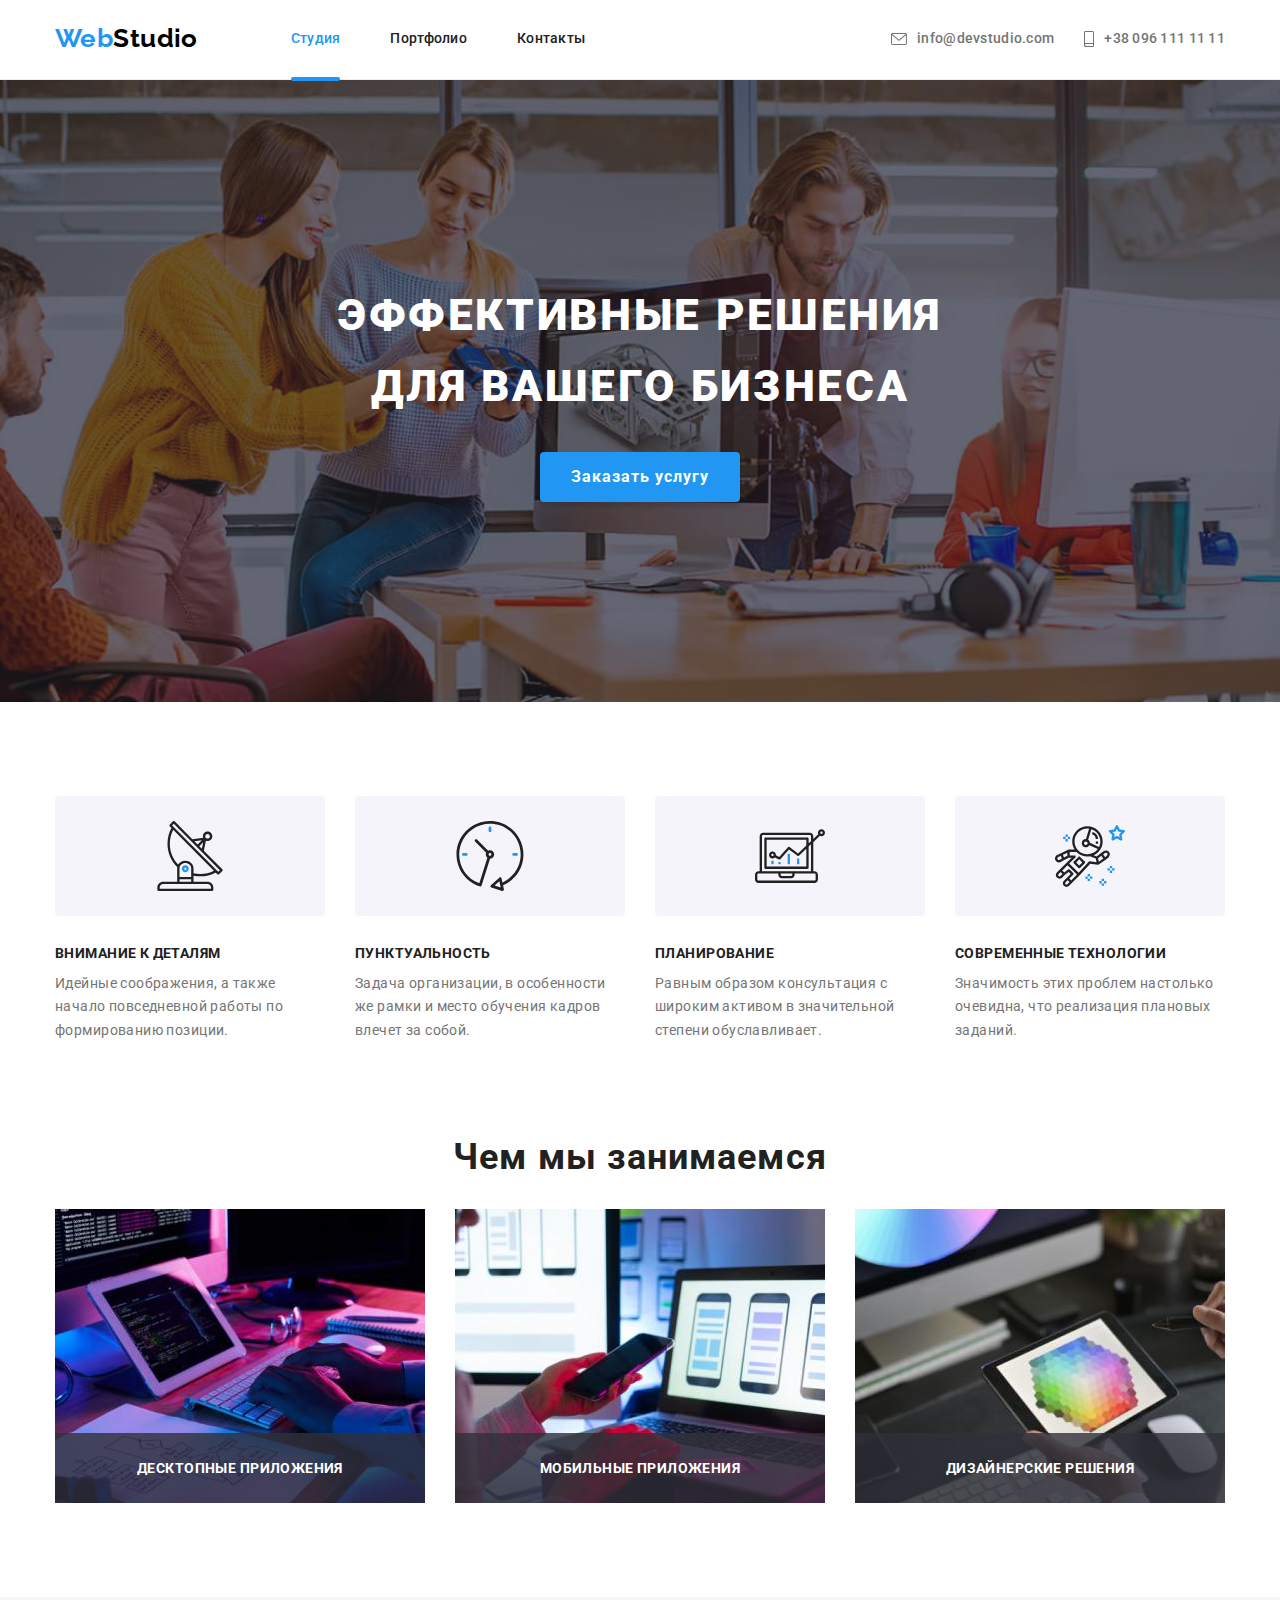
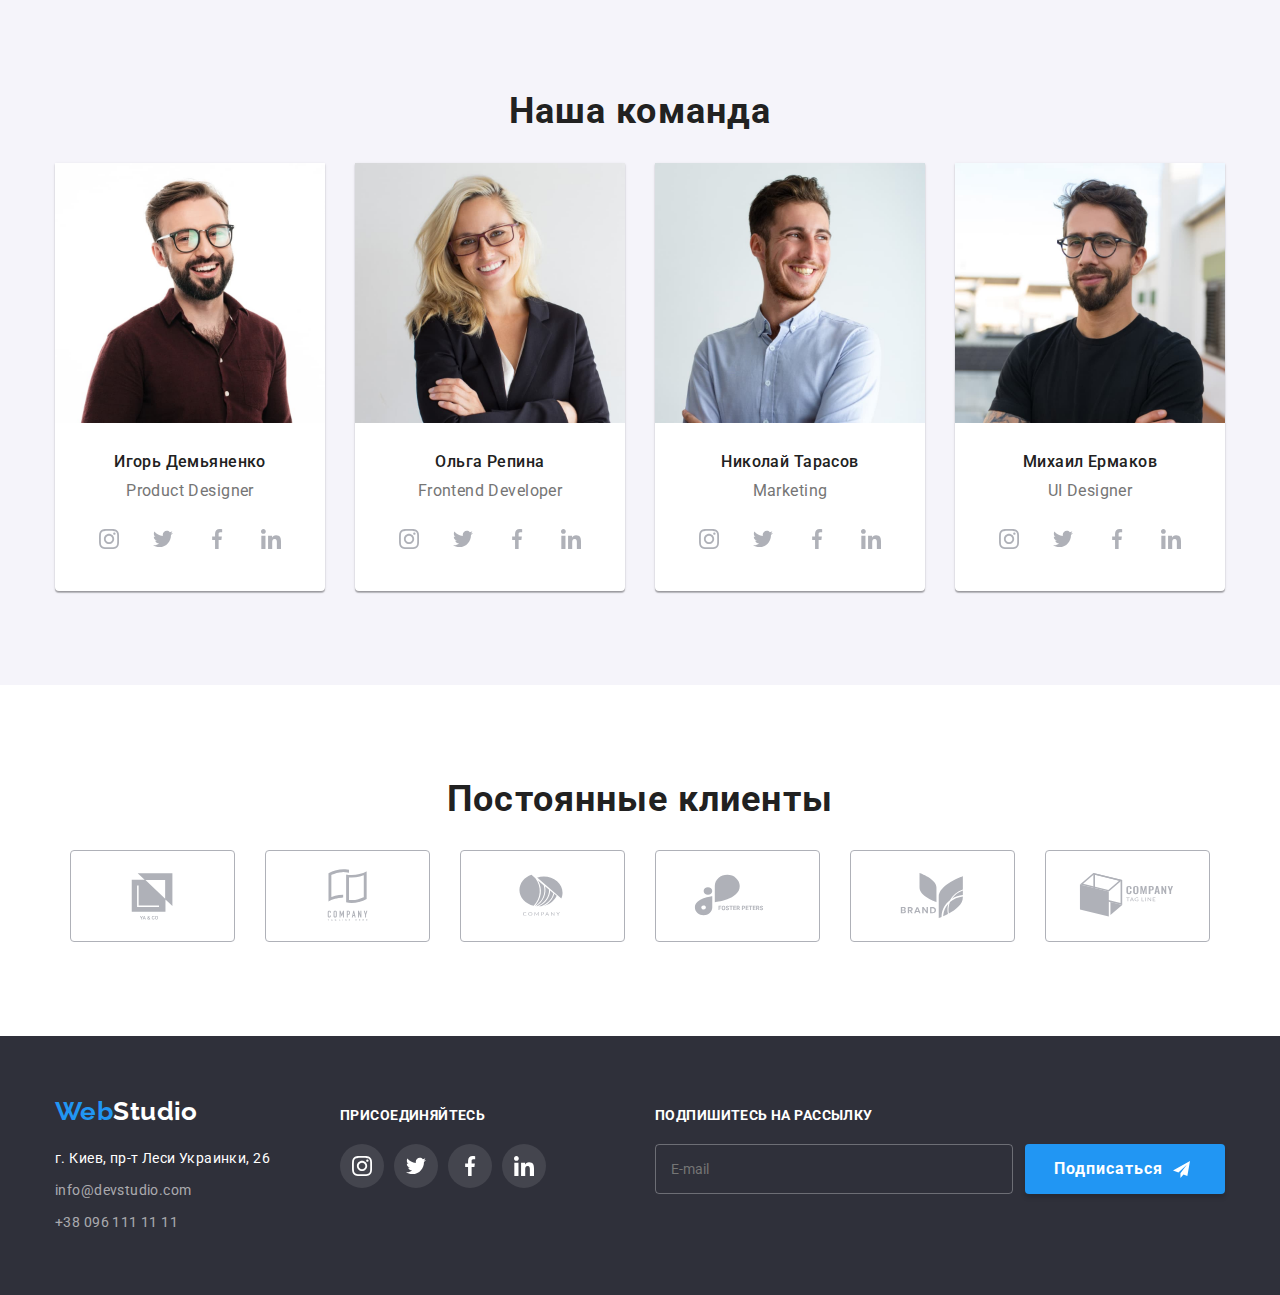
<file: index.html>
<!DOCTYPE html>
<html lang="ru">
<head>
    <meta charset="UTF-8">
    <meta http-equiv="X-UA-Compatible" content="IE=edge">
    <meta name="viewport" content="width=device-width, initial-scale=1.0">
    <title>Студия</title>     
    <link rel="stylesheet" href="https://cdnjs.cloudflare.com/ajax/libs/modern-normalize/1.0.0/modern-normalize.min.css">    
    <link rel="preconnect" href="https://fonts.googleapis.com">
    <link rel="preconnect" href="https://fonts.gstatic.com" crossorigin>
    <link href="https://fonts.googleapis.com/css2?family=Montserrat:wght@400;700&family=Raleway:wght@700&family=Roboto:wght@400;500;700;900&display=swap"
        rel="stylesheet">
    <link rel="stylesheet" href="./css/main.min.css">      
    <!-- <link rel="stylesheet" href="./css/styles.css">   -->
</head>
<body>
    <header class="header"> 
        <div class="container">
            <a lang="en" href="#" class="logo link"><span class="logo-blue">Web</span>Studio</a>
            <nav class="header-menu d-flex">              
                <ul class="menu-list list">
                    <li>
                        <a class="menu-link link current" href="index.html">Студия</a>
                    </li>
                    <li>
                        <a class="menu-link link" href="portfolio.html">Портфолио</a>
                    </li>
                    <li >
                        <a class="menu-link link" href="#">Контакты</a>
                    </li>
                </ul>
            </nav>
            <ul class="header-link list">
                <li>                  
                    <a class="header-mail link" href="mailto:info@devstudio.com">
                        <svg class="envelope-icon" width="16" height="12">
                            <use href="./img/clients.svg#icon-envelope-1"></use>
                        </svg> info@devstudio.com
                    </a>
                </li>
                <li>                  
                    <a class="header-tel link" href="tel:+380961111111">
                        <svg class="smartphone-icon" width="10" height="16">
                            <use href="./img/clients.svg#icon-smartphone-2-1"></use>
                        </svg> +38 096 111 11 11
                    </a>
                </li>
            </ul>           
            <button class="mob-menu__open--btn" type="button">
                <svg class="menu-hamburger__icon" width="40" height="40">
                    <use href="./img/symbols.svg#icon-hamburger"></use>
                </svg>
            </button>
            <div class="mob-menu is-hidden">
                <div class="container">                   
                    <div class="mob-menu--top">
                        <button class="mob-menu__close--btn">
                            <svg class="mob-menu__close-icon" width="40" height="40">
                                <use href="./img/symbols.svg#icon-close"></use>
                            </svg>
                        </button>
                        <ul class="mob-menu__list list">
                            <li>
                                <a class="mob-menu__link link current" href="index.html">Студия</a>
                            </li>
                            <li>
                                <a class="mob-menu__link link" href="portfolio.html">Портфолио</a>
                            </li>
                            <li>
                                <a class="mob-menu__link link" href="#">Контакты</a>
                            </li>
                        </ul>
                    </div>
                    <div class="mob-menu--bottom">
                        <ul class="mob-menu__contact list">
                            <li>
                                <a class="mob-menu__tel link" href="tel:+380961111111">
                                    +38 096 111 11 11
                                </a>
                            </li>
                            <li>
                                <a class="mob-menu__mail link" href="mailto:info@devstudio.com">
                                    info@devstudio.com
                                </a>
                            </li>
                        </ul>
                        <ul class="mob-menu__socials list">
                            <li class="mob-menu__soc-item">
                                <a href="https://www.google.com/" class="mob-menu__soc-link link" target="_blank"
                                    rel="noopener nofollow noreferrer">Instagram
                                </a>
                            </li>
                            <li class="mob-menu__soc-item">
                                <a href="https://www.google.com/" class="mob-menu__soc-link link" target="_blank"
                                    rel="noopener nofollow noreferrer">Twitter
                                </a>
                            </li>
                            <li class="mob-menu__soc-item">
                                <a href="https://www.google.com/" class="mob-menu__soc-link link" target="_blank"
                                    rel="noopener nofollow noreferrer">Facebook
                                </a>
                            </li>
                            <li class="mob-menu__soc-item">
                                <a href="https://www.google.com/" class="mob-menu__soc-link--last link" target="_blank"
                                    rel="noopener nofollow noreferrer">LinkedIn
                                </a>
                            </li>
                        </ul>
                    </div>
                </div>
            </div>
        </div>    
    </header> 
    <main>
        <section class="hero section">
            <div class="container">
                <h1 class="hero__title">
                    Эффективные решения для вашего бизнеса
                </h1>        
                <button data-modal-open class="btn hero__btn" type="button">Заказать услугу</button>
            </div>
        </section>
        <section class="specifics section">
            <div class="container">
                <h2 class="visually-hidden">Особенности нашей команды</h2>
                <ul class="specify list">
                    <li class="specify__list">
                        <div class="specify__block">
                            <svg class="specify__icon" width="70" height="70">
                                <use href="./img/specifics.svg#icon-antenna-1-1"></use>
                            </svg>
                        </div>
                        <h3 class="specify__title">
                            Внимание к деталям
                        </h3>
                        <p class="specify__text">
                            Идейные соображения, а также начало повседневной работы по формированию позиции.
                        </p>
                    </li>
                    <li class="specify__list">
                        <div class="specify__block">
                            <svg class="specify__icon" width="70" height="70">
                                <use href="./img/specifics.svg#icon-clock-1-1"></use>
                            </svg>
                        </div>
                        <h3 class="specify__title">
                            Пунктуальность
                        </h3>
                        <p class="specify__text">
                            Задача организации, в особенности же рамки и место обучения кадров влечет за собой.
                        </p>
                    </li>
                    <li class="specify__list">
                        <div class="specify__block">
                            <svg class="specify__icon" width="70" height="70">
                                <use href="./img/specifics.svg#icon-diagram-1-1"></use>
                            </svg>
                        </div>                       
                        <h3 class="specify__title">
                            Планирование
                        </h3>
                        <p class="specify__text">
                            Равным образом консультация с широким активом в значительной степени обуславливает.
                        </p>
                    </li>
                    <li class="specify__list">
                        <div class="specify__block">
                            <svg class="specify__icon" width="70" height="70">
                                <use href="./img/specifics.svg#icon-astronaut-1-1"></use>
                            </svg>
                        </div>
                        <h3 class="specify__title">
                            Современные технологии
                        </h3>
                        <p class="specify__text">
                            Значимость этих проблем настолько очевидна, что реализация плановых заданий.
                        </p>
                    </li>
                </ul>
            </div>
        </section>
        <section class="employment">
            <div class="container">
                <h2>
                    Чем мы занимаемся
                </h2>
                <ul class="employ list d-flex">                    
                    <li class="employ__photo">                      
                        <div class="employ__overlay">
                            <p class="employ__text">Десктопные приложения</p>
                        </div>
                        <img  srcset="img/box_1.jpg  1x,
                                    img/box_1-2x.jpg  2x"
                        src="img/box_1.jpg" alt="work_space" width="370">                                                             
                    </li>
                    <li class="employ__photo">
                        <div class="employ__overlay">
                           <p class="employ__text">Мобильные приложения</p>
                        </div> 
                        <img  srcset="img/box_2.jpg  1x,
                                    img/box_2-2x.jpg  2x"                       
                        src="img/box_2.jpg" alt="laptop" width="370">
                    </li>
                    <li class="employ__photo">
                        <div class="employ__overlay">
                           <p class="employ__text">Дизайнерские решения</p>
                        </div> 
                        <img srcset="img/box_3.jpg  1x,
                                    img/box_3-2x.jpg  2x"   
                        src="img/box_3.jpg" alt="tablet" width="370">
                    </li>
                </ul>
            </div>
        </section>
        <section class="teem section">
            <div class="container">
                <h2>
                    Наша команда
                </h2>
                <ul class="teem__list list">
                    <li>
                        <picture>
                            <source
                              srcset="img/teemcard_1.jpg 1x,
                                    img/teemcard_1-2x.jpg 2x"
                                    media="(min-width: 1200px)">
                            <source
                            srcset="img/teemcard-tab.jpg 1x,
                                            img/teemcard-tab-2x.jpg 2x"
                                            media="(min-width: 768px)">
                            <source srcset="img/teemcard1-mob.jpg 1x,
                                        img/teemcard1-mob-2x.jpg 2x"
                                         media="(min-width: 320px)">
                            <img class="teem__photo" src="img/teemcard_1.jpg" alt="Демьяненко" width="270">
                        </picture>                                          
                        <h3 class="teem__name">Игорь Демьяненко</h3>
                        <p class="teem__description">Product Designer</p>
                        <ul class="socials list">
                            <li class="soc__item">
                                <a href="" class="soc__link link">
                                    <svg class="soc__icon" width="20" height="20">
                                        <use href="./img/symbols.svg#icon-instagram-2-2-1"></use>
                                    </svg>
                                </a>
                            </li>
                            <li class="soc__item">
                                <a href="" class="soc__link link">
                                    <svg class="soc__icon" width="20" height="20">
                                        <use href="./img/symbols.svg#icon-twitter-1-1"></use>
                                    </svg>
                                </a>
                            </li>
                            <li class="soc__item">
                                <a href="" class="soc__link link">
                                    <svg class="soc__icon" width="20" height="20">
                                         <use href="./img/symbols.svg#icon-facebook-1-1"></use>
                                    </svg>
                                </a>
                            </li>
                            <li class="soc__item">
                                <a href="" class="soc__link link">
                                    <svg class="soc__icon" width="20" height="20">
                                        <use href="./img/symbols.svg#icon-linkedin-1-1"></use>
                                    </svg>
                                </a>
                            </li>
                        </ul>
                    </li>
                    <li>
                        <picture>
                            <source srcset="img/teemcard_2.jpg 1x,
                                            img/teemcard_2-2x.jpg 2x"
                                             media="(min-width: 1200px)">
                            <source srcset="img/teemcard-tab2.jpg 1x,
                                            img/teemcard-tab2-2x.jpg 2x"
                                             media="(min-width: 768px)">
                            <source srcset="img/teemcard2-mob.jpg 1x,
                                            img/teemcard2-mob-2x.jpg 2x" media="(min-width: 320px)">
                            <img class="teem__photo" src="img/teemcard_2.jpg" alt="Репина" width="270">
                        </picture>                                            
                        <h3 class="teem__name">Ольга Репина</h3>
                        <p class="teem__description">Frontend Developer</p> 
                        <ul class="socials list">
                            <li class="soc__item">
                                <a href="" class="soc__link link">
                                    <svg class="soc__icon" width="20" height="20">
                                        <use href="./img/symbols.svg#icon-instagram-2-2-1"></use>
                                    </svg>
                                </a>
                            </li>
                            <li class="soc__item">
                                <a href="" class="soc__link link">
                                    <svg class="soc__icon" width="20" height="20">
                                        <use href="./img/symbols.svg#icon-twitter-1-1"></use>
                                    </svg>
                                </a>
                            </li>
                            <li class="soc__item">
                                <a href="" class="soc__link link">
                                    <svg class="soc__icon" width="20" height="20">
                                        <use href="./img/symbols.svg#icon-facebook-1-1"></use>
                                    </svg>
                                </a>
                            </li>
                            <li class="soc__item">
                                <a href="" class="soc__link link">
                                    <svg class="soc__icon" width="20" height="20">
                                        <use href="./img/symbols.svg#icon-linkedin-1-1"></use>
                                    </svg>
                                </a>
                            </li>
                        </ul>
                    </li>
                    <li>
                        <picture>
                            <source srcset="img/teemcard_3.jpg 1x,
                                            img/teemcard_3-2x.jpg 2x"
                                            media="(min-width: 1200px)">
                            <source srcset="img/teemcard-tab3.jpg 1x,
                                            img/teemcard-tab3-2x.jpg 2x"
                                             media="(min-width: 768px)">
                            <source srcset="img/teemcard3-mob.jpg 1x,
                                            img/teemcard3-mob-2x.jpg 2x"
                                             media="(min-width: 320px)">
                            <img class="teem__photo" src="img/teemcard_3.jpg" alt="Тарасов" width="270">
                        </picture>                                              
                        <h3 class="teem__name">Николай Тарасов</h3>
                        <p class="teem__description">Marketing</p> 
                        <ul class="socials list">
                            <li class="soc__item">
                                <a href="" class="soc__link link">
                                    <svg class="soc__icon" width="20" height="20">
                                        <use href="./img/symbols.svg#icon-instagram-2-2-1"></use>
                                    </svg>
                                </a>
                            </li>
                            <li class="soc__item">
                                <a href="" class="soc__link link">
                                    <svg class="soc__icon" width="20" height="20">
                                        <use href="./img/symbols.svg#icon-twitter-1-1"></use>
                                    </svg>
                                </a>
                            </li>
                            <li class="soc__item">
                                <a href="" class="soc__link link">
                                    <svg class="soc__icon" width="20" height="20">
                                        <use href="./img/symbols.svg#icon-facebook-1-1"></use>
                                    </svg>
                                </a>
                            </li>
                            <li class="soc__item">
                                <a href="" class="soc__link link">
                                    <svg class="soc__icon" width="20" height="20">
                                        <use href="./img/symbols.svg#icon-linkedin-1-1"></use>
                                    </svg>
                                </a>
                            </li>
                        </ul>
                    </li>
                    <li>
                        <picture>
                            <source srcset="img/teemcard_4.jpg 1x,
                                                                    img/teemcard_4-2x.jpg 2x" media="(min-width: 1200px)">
                            <source srcset="img/teemcard-tab4.jpg 1x,
                                            img/teemcard-tab4-2x.jpg 2x"
                                             media="(min-width: 768px)">
                            <source srcset="img/teemcard4-mob.jpg 1x,
                                            img/teemcard4-mob-2x.jpg 2x"
                                             media="(min-width: 320px)">
                            <img class="teem__photo" src="img/teemcard_4.jpg" alt="Ермаков" width="270">
                        </picture>                                            
                        <h3 class="teem__name">Михаил Ермаков</h3>
                        <p class="teem__description">UI Designer</p> 
                        <ul class="socials list">
                            <li class="soc__item">
                                <a href="" class="soc__link link">
                                    <svg class="soc__icon" width="20" height="20">
                                        <use href="./img/symbols.svg#icon-instagram-2-2-1"></use>
                                    </svg>
                                </a>
                            </li>
                            <li class="soc__item">
                                <a href="" class="soc__link link">
                                    <svg class="soc__icon" width="20" height="20">
                                        <use href="./img/symbols.svg#icon-twitter-1-1"></use>
                                    </svg>
                                </a>
                            </li>
                            <li class="soc__item">
                                <a href="" class="soc__link link">
                                    <svg class="soc__icon" width="20" height="20">
                                        <use href="./img/symbols.svg#icon-facebook-1-1"></use>
                                    </svg>
                                </a>
                            </li>
                            <li class="soc__item">
                                <a href="" class="soc__link link">
                                    <svg class="soc__icon" width="20" height="20">
                                        <use href="./img/symbols.svg#icon-linkedin-1-1"></use>
                                    </svg>
                                </a>
                            </li>
                        </ul>
                    </li>
                </ul>
            </div>
        </section>
        <section class="clients section">
            <div class="container">
                <h2>Постоянные клиенты</h2>
                <ul class="clients-list list">
                    <li class="clients-item">
                        <a href="" class="clients-link link">                          
                            <svg class="clients-icon" width="106" height="60">
                                <use href="./img/clients.svg#icon-ya-co"></use>
                            </svg>                         
                        </a>
                    </li>
                    <li class="clients-item ">
                        <a href="" class="clients-link link">
                            <svg class="clients-icon" width="106" height="60">
                                <use href="./img/clients.svg#icon-company"></use>
                            </svg>
                        </a>
                    </li>
                    <li class="clients-item">
                        <a href="" class="clients-link link">
                            <svg class="clients-icon" width="106" height="60">
                                <use href="./img/clients.svg#icon-company-2"></use>
                            </svg>
                        </a>
                    </li>
                    <li class="clients-item">
                        <a href="" class="clients-link link">
                            <svg class="clients-icon" width="106" height="60">
                                <use href="./img/clients.svg#icon-foster"></use>
                            </svg>
                        </a>
                    </li>
                    <li class="clients-item">
                        <a href="" class="clients-link link">
                            <svg class="clients-icon" width="106" height="60">
                                <use href="./img/clients.svg#icon-brand"></use>
                            </svg>
                        </a>
                    </li>
                    <li class="clients-item">
                        <a href="" class="clients-link link">
                            <svg class="clients-icon" width="106" height="60">
                                <use href="./img/clients.svg#icon-paralellogram"></use>
                            </svg>
                        </a>
                    </li>
                </ul>
            </div>
        </section> 
     </main>
    <footer class="footer">
        <div class="container">
            <div class="footer-wrap">
                <a href="#" class="logo-footer link"><span class="logo-blue">Web</span>Studio</a>
                <address>
                    <ul class="footer-lists list">
                        <li class="footer-list">
                            <p class="footer-address">г. Киев, пр-т Леси Украинки, 26</p>
                        </li>
                        <li class="footer-list"><a class="footer-link link" href="mailto:info@devstudio.com">info@devstudio.com</a></li>
                        <li class="footer-list"><a class="footer-link link" href="tel:+380961111111">+38 096 111 11 11</a></li>
                    </ul>
                </address>
            </div>
            <div class="footer-join">
                <p class="join-text">
                   ПРИСОЕДИНЯЙТЕСЬ
                </p>
                <ul class="join-lists list">
                    <li class="join-list">
                        <a href="" class="join-link link">
                            <svg class="f-soc__icon" width="20" height="20">
                                <use href="./img/symbols.svg#icon-instagram-2-2-1"></use>
                            </svg>
                        </a>
                    </li>
                    <li class="join-list">
                        <a href="" class="join-link link">
                            <svg class="f-soc__icon" width="20" height="20">
                                <use href="./img/symbols.svg#icon-twitter-1-1"></use>
                            </svg>
                        </a>
                    </li>
                    <li class="join-list">
                        <a href="" class="join-link link">
                            <svg class="f-soc__icon" width="20" height="20">
                                <use href="./img/symbols.svg#icon-facebook-1-1"></use>
                            </svg>
                        </a>
                    </li>
                    <li class="join-list">
                        <a href="" class="join-link link">
                            <svg class="f-soc__icon" width="20" height="20">
                                <use href="./img/symbols.svg#icon-linkedin-1-1"></use>
                            </svg>
                        </a>
                    </li>
                </ul>
            </div> 
            <div class="contact-form">
                <p class="form-text">Подпишитесь на рассылку</p>
                <form class="footer-form">                                      
                    <input class="form-list" type="email" name="email" id="e-mail" placeholder="E-mail" required>                                                   
                    <button class="form-btn btn" type="submit">Подписаться
                        <svg class="icon-send" width="17" height="17">
                            <use href="./img/symbols.svg#icon-send"></use>
                        </svg>
                    </button>
                </form>
            </div>
        </div>       
    </footer>   
    <div class="backdrop is-hidden" data-modal>
        <div class="modal">
            <button type="button" class="modal__btn modal__btn--close" data-modal-close>
                <svg class="modal__icon--close" width="17"  height="17" >
                    <use href="./img/symbols.svg#icon-close-black-18dp-2-1-1"></use>
                </svg>    
            </button>
            <p class="modal__text">Оставьте свои данные, мы вам перезвоним</p>
            <form class="modal__form">
                <div class="modal__form-block">
                    <label class="modal__label-text" for="user-name">Имя</label> 
                    <div class="modal__input-wrap">
                        <input  class="modal__form-input" type="text" name="user-name" id="user-name" placeholder=" " required>
                        <svg class="modal__icon modal__icon--man" width="18" height="18">
                            <use href="./img/symbols.svg#icon-person-black-18dp-1-1"></use>
                        </svg>
                    </div>                                                    
                </div>
                <div class="modal__form-block">
                    <label class="modal__label-text" for="phone-number">Телефон</label>
                    <div class="modal__input-wrap">
                        <input  class="modal__form-input" title="+38 096 111 11 11" type="tel" name="phone-number" id="phone-number" placeholder=" " required>
                        <svg class="modal__icon modal__icon--tel" width="18" height="18">
                            <use href="./img/symbols.svg#icon-phone-black"></use>
                        </svg>
                    </div>                                                    
                </div>
                <div class="modal__form-block">
                    <label class="modal__label-text" for="user-mail">Почта</label>
                    <div class="modal__input-wrap">
                        <input  class="modal__form-input" type="email" name="user-mail" id="user-mail" placeholder=" " required>
                        <svg class="modal__icon modal__icon--email" width="18" height="18">
                            <use href="./img/symbols.svg#icon-email-black-18dp-1-1"></use>
                        </svg>
                    </div>                                              
                </div>
                <div class="modal__form-block--last">
                    <label class="modal__label-text" for="user-text">Комментарий</label>                  
                    <textarea class="modal__form-message" name="user-text" id="user-text" rows="8" placeholder="Введите текст"></textarea>                 
                </div>
                <div class="modal__check">                   
                    <input  class="modal__check-box"  name="privacy" type="checkbox" value="true" id="privacy">
                    <label class="modal__check-text" for="privacy">
                          <span>
                            <svg class="modal__icon-vector" width="11" height="8">
                                <use href="./img/symbols.svg#icon-Vector"></use>
                            </svg>
                        </span> 
                        Соглашаюсь с рассылкой и принимаю <a class="modal__check-link" href="">Условия договора</a>
                    </label>
                </div>
                <button class="modal__check-btn" type="submit">Отправить</button>
            </form>
        </div>
    </div> 
    <script src="./js/modal.js"></script>
    <script src="./js/menu.js"></script>
</body>
</html>
</file>
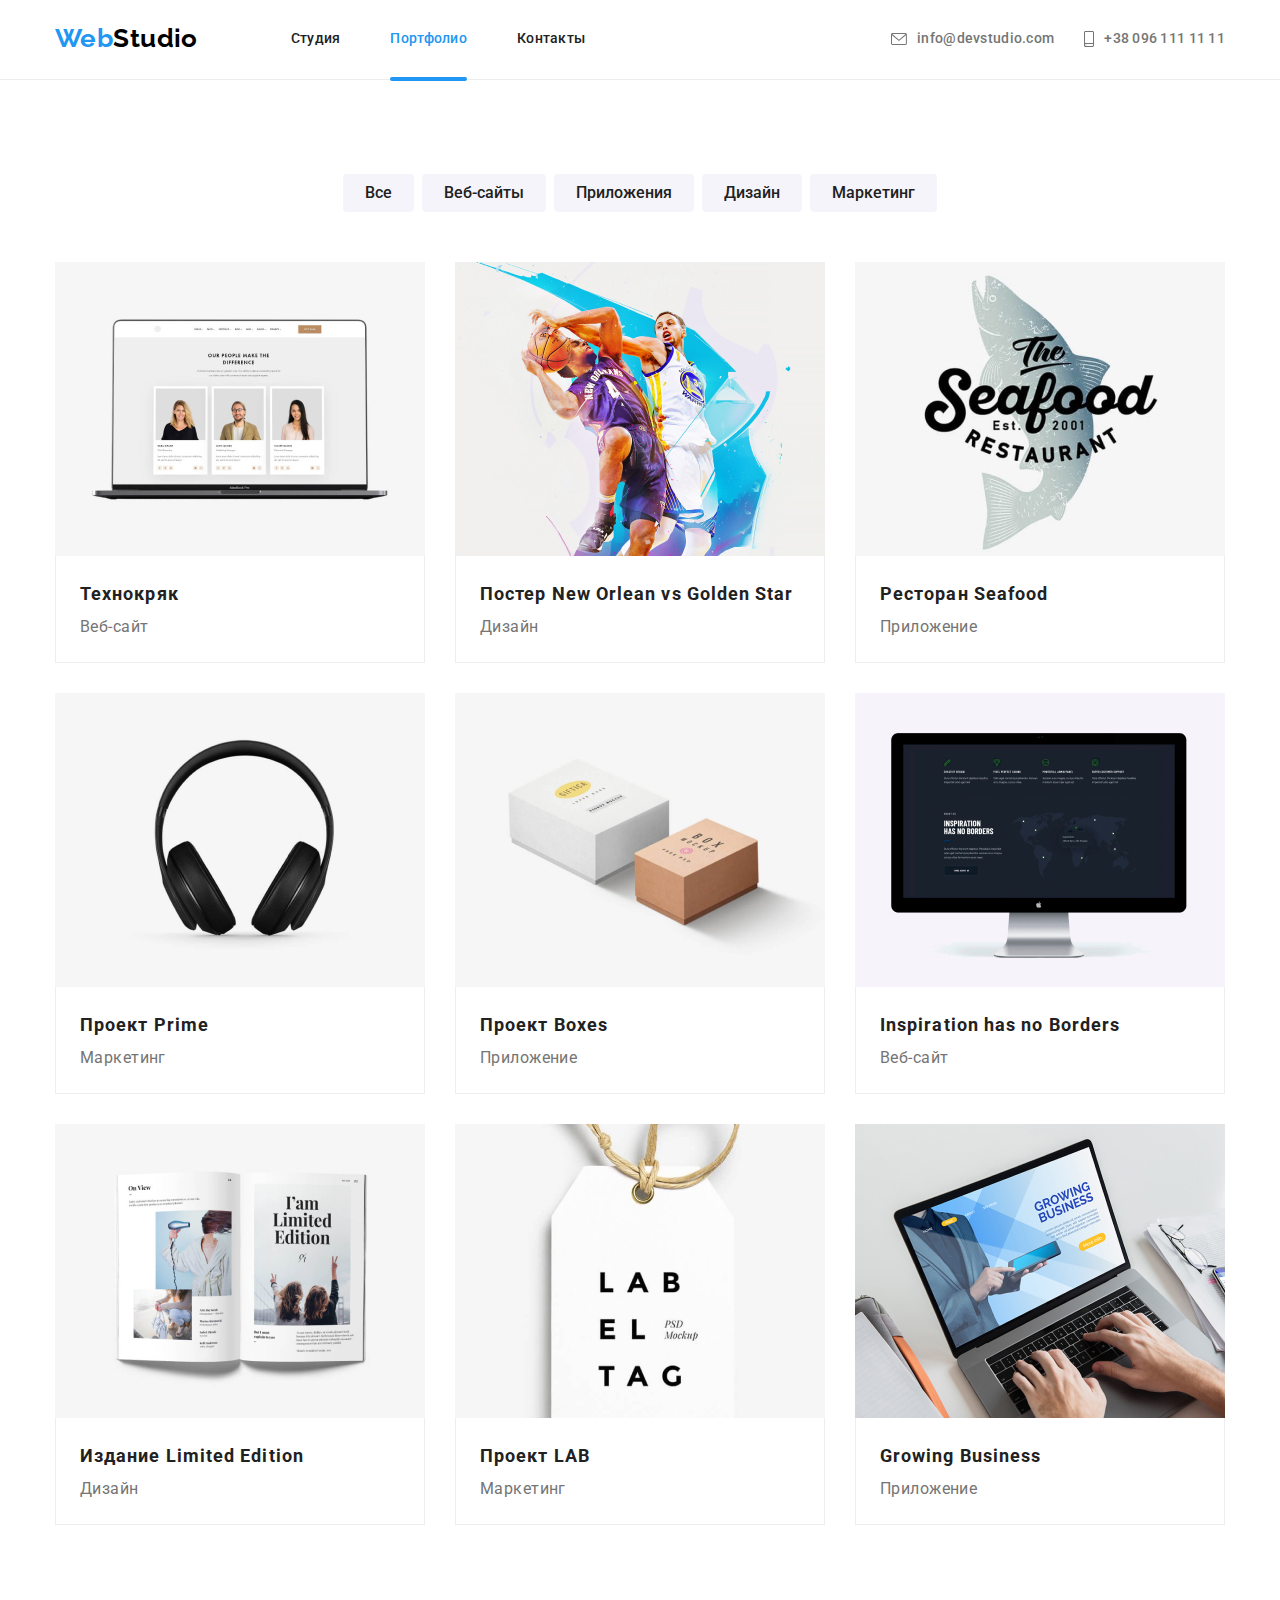
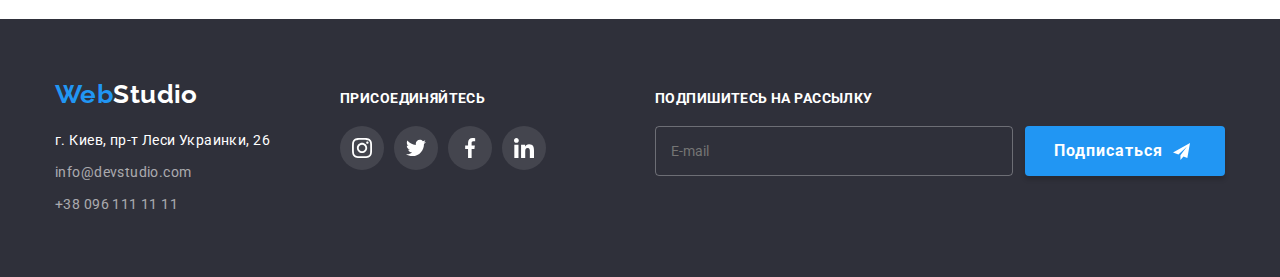
<file: portfolio.html>
<!DOCTYPE html>
<html lang="ru">
<head>
    <meta charset="UTF-8">
    <meta http-equiv="X-UA-Compatible" content="IE=edge">
    <meta name="viewport" content="width=device-width, initial-scale=1.0">
    <title>Портфолио</title>
    <link rel="stylesheet" href="https://cdnjs.cloudflare.com/ajax/libs/modern-normalize/1.0.0/modern-normalize.min.css">    
    <link rel="preconnect" href="https://fonts.googleapis.com">
    <link rel="preconnect" href="https://fonts.gstatic.com" crossorigin>
    <link href="https://fonts.googleapis.com/css2?family=Montserrat:wght@400;700&family=Raleway:wght@700&family=Roboto:wght@400;500;700;900&display=swap"
    rel="stylesheet">
    <!-- <link rel="stylesheet" href="./css/styles.css"> -->
    <link rel="stylesheet" href="./css/portfolio.min.css">
</head>
<body>
    <header class="header">
        <div class="container">
            <a lang="en" href="#" class="logo link"><span class="logo-blue">Web</span>Studio</a>
            <nav class="header-menu d-flex">               
                <ul class="menu-list list">
                    <li>
                        <a class="menu-link link" href="index.html">Студия</a>
                    </li>
                    <li>
                        <a class="menu-link link current" href="portfilio.html">Портфолио</a>
                    </li>
                    <li>
                        <a class="menu-link link" href="#">Контакты</a>
                    </li>
                </ul>
            </nav>
            <ul class="header-link list">
                <li>
                    <a class="header-mail link" href="mailto:info@devstudio.com">
                        <svg class="envelope-icon" width="16" height="12">
                            <use href="./img/clients.svg#icon-envelope-1"></use>
                        </svg> info@devstudio.com
                    </a>
                </li>
                <li>
                    <a class="header-tel link" href="tel:+380961111111">
                        <svg class="smartphone-icon" width="10" height="16">
                            <use href="./img/clients.svg#icon-smartphone-2-1"></use>
                        </svg> +38 096 111 11 11
                    </a>
                </li>
            </ul>
            <button class="mob-menu__open--btn" type="button">
                <svg class="menu-hamburger__icon" width="40" height="40">
                    <use href="./img/symbols.svg#icon-hamburger"></use>
                </svg>
            </button>
            <div class="mob-menu is-hidden">
                <div class="container">
                    <div class="mob-menu--top">
                        <button class="mob-menu__close--btn">
                            <svg class="mob-menu__close-icon" width="40" height="40">
                                <use href="./img/symbols.svg#icon-close"></use>
                            </svg>
                        </button>
                        <ul class="mob-menu__list list">
                            <li>
                                <a class="mob-menu__link link" href="index.html">Студия</a>
                            </li>
                            <li>
                                <a class="mob-menu__link link current" href="portfolio.html">Портфолио</a>
                            </li>
                            <li>
                                <a class="mob-menu__link link" href="#">Контакты</a>
                            </li>
                        </ul>
                    </div>
                    <div class="mob-menu--bottom">
                        <ul class="mob-menu__contact list">
                            <li>
                                <a class="mob-menu__tel link" href="tel:+380961111111">
                                    +38 096 111 11 11
                                </a>
                            </li>
                            <li>
                                <a class="mob-menu__mail link" href="mailto:info@devstudio.com">
                                    info@devstudio.com
                                </a>
                            </li>
                        </ul>
                        <ul class="mob-menu__socials list">
                            <li class="mob-menu__soc-item">
                                <a href="https://www.google.com/" class="mob-menu__soc-link link" target="_blank"
                                    rel="noopener nofollow noreferrer">Instagram
                                </a>
                            </li>
                            <li class="mob-menu__soc-item">
                                <a href="https://www.google.com/" class="mob-menu__soc-link link" target="_blank"
                                    rel="noopener nofollow noreferrer">Twitter
                                </a>
                            </li>
                            <li class="mob-menu__soc-item">
                                <a href="https://www.google.com/" class="mob-menu__soc-link link" target="_blank"
                                    rel="noopener nofollow noreferrer">Facebook
                                </a>
                            </li>
                            <li class="mob-menu__soc-item">
                                <a href="https://www.google.com/" class="mob-menu__soc-link--last link" target="_blank"
                                    rel="noopener nofollow noreferrer">LinkedIn
                                </a>
                            </li>
                        </ul>
                    </div>
                </div>
            </div>
        </div>
    </header>  
    <main>
        <section class="section">
            <div class="container">
                <h1 class="visually-hidden">О нас</h1>
                <ul class="portfilio-catalogue  list">
                    <li class="portfilio-catalogue__list"><button type="button" class="portfilio-catalogue__btn">Все</button></li>
                    <li class="portfilio-catalogue__list"><button type="button" class="portfilio-catalogue__btn">Веб-сайты</button></li>
                    <li class="portfilio-catalogue__list"><button type="button" class="portfilio-catalogue__btn">Приложения</button></li>
                    <li class="portfilio-catalogue__list"><button type="button" class="portfilio-catalogue__btn">Дизайн</button></li>
                    <li class="portfilio-catalogue__list"><button type="button" class="portfilio-catalogue__btn">Маркетинг</button></li>
                </ul>          
                <ul class="portfolio-cards list">
                    <li class="portfolio-card">
                        <a class="portfolio-card__link link" href="">                           
                            <div class="portfolio-overlay">
                                <picture>
                                    <source srcset="./img-portfolio/teem-desk.jpg 1x,
                                                    ./img-portfolio/teem-desk-2x.jpg 2x"
                                                     media="(min-width: 1200px)">
                                    <source srcset="./img-portfolio/teem-tab.jpg  1x,
                                                    ./img-portfolio/teem-tab-2x.jpg  2x"
                                                    media="(min-width: 768px)">
                                    <source srcset="./img-portfolio/teem-mob.jpg 1x,
                                                    ./img-portfolio/teem-mob-2x.jpg  2x"
                                                     media="(min-width: 320px)">
                                    <img src="./img-portfolio/teem.jpg" alt="команда" width="370" height="290">
                                </picture>                              
                                <p class="overlay-description">Ресурс предлагает комплексные предложения с разным уровнем функционала и сервисов. Все это позволит посетителю получить
                                исчерпывающие сведения о компании или частном лице.</p>
                            </div>
                            <div class="portfolio-wrap">
                                <h2 class="portfolio-description">Технокряк</h2>
                                <p class="portfolio-text">Веб-сайт</p>
                            </div>                        
                        </a>
                    </li>
                    <li class="portfolio-card">
                        <a class="portfolio-card__link link" href="">
                         <div class="portfolio-overlay">
                            <picture>
                                <source srcset="./img-portfolio/poster-desk.jpg 1x,
                                                ./img-portfolio/poster-desk-2x.jpg 2x"
                                                 media="(min-width: 1200px)">
                                <source srcset="./img-portfolio/poster-tab.jpg  1x,
                                                ./img-portfolio/poster-tab-2x.jpg  2x"
                                                 media="(min-width: 768px)">
                                <source srcset="./img-portfolio/poster-mob.jpg 1x,
                                                ./img-portfolio/poster-mob-2x.jpg  2x"
                                                 media="(min-width: 320px)">
                                <img src="./img-portfolio/poster.jpg" alt="постер" width="370" height="290">
                            </picture>                          
                            <p class="overlay-description">Ресурс предлагает комплексные предложения с разным уровнем функционала и сервисов. Все
                                это позволит посетителю получить
                                исчерпывающие сведения о компании или частном лице.</p>
                         </div>                           
                            <div class="portfolio-wrap">
                                <h2 class="portfolio-description">Постер New Orlean vs Golden Star</h2>
                                <p class="portfolio-text">Дизайн</p>
                            </div>                            
                        </a>
                    </li>
                    <li class="portfolio-card">
                        <a class="portfolio-card__link link" href="">
                            <div class="portfolio-overlay">
                                <picture>
                                    <source srcset="./img-portfolio/delishes-desk.jpg 1x,
                                                    ./img-portfolio/delishes-desk-2x.jpg 2x"
                                                     media="(min-width: 1200px)">
                                    <source srcset="./img-portfolio/delishes-tab.jpg  1x,
                                                    ./img-portfolio/delishes-tab-2x.jpg  2x" 
                                                    media="(min-width: 768px)">
                                    <source srcset="./img-portfolio/delishes-mob.jpg 1x,
                                                    ./img-portfolio/delishes-mob-2x.jpg  2x"
                                                    media="(min-width: 320px)">
                                    <img src="./img-portfolio/delishes.jpg" alt="морские блюда" width="370" height="290">
                                </picture>                              
                                <p class="overlay-description">Ресурс предлагает комплексные предложения с разным уровнем функционала и сервисов. Все
                                    это позволит посетителю получить
                                    исчерпывающие сведения о компании или частном лице.</p>
                            </div>                            
                            <div class="portfolio-wrap">
                                <h2 class="portfolio-description">Ресторан Seafood</h2>
                                <p class="portfolio-text">Приложение</p>
                            </div>
                        </a>
                    </li>               
                    <li class="portfolio-card">
                        <a class="portfolio-card__link link" href="">
                            <div class="portfolio-overlay">
                                <picture>
                                    <source srcset="./img-portfolio/headphone-desk.jpg 1x,
                                                    ./img-portfolio/headphone-desk-2x.jpg 2x"
                                                     media="(min-width: 1200px)">
                                    <source srcset="./img-portfolio/headphone-tab.jpg  1x,
                                                    ./img-portfolio/headphone-tab-2x.jpg  2x"
                                                     media="(min-width: 768px)">
                                    <source srcset="./img-portfolio/headphone-mob.jpg 1x,
                                                     ./img-portfolio/headphone-mob-2x.jpg  2x"
                                                      media="(min-width: 320px)">
                                    <img src="./img-portfolio/headphone.jpg"alt="наушники" width="370" height="290">
                                </picture>                               
                                <p class="overlay-description">Ресурс предлагает комплексные предложения с разным уровнем функционала и сервисов. Все
                                    это позволит посетителю получить
                                    исчерпывающие сведения о компании или частном лице.</p>                            </div>                            
                            <div class="portfolio-wrap">
                                <h2 class="portfolio-description">Проект Prime</h2>
                                <p class="portfolio-text">Маркетинг</p>
                            </div>
                        </a>
                    </li>
                    <li class="portfolio-card">
                        <a class="portfolio-card__link link" href="">
                            <div class="portfolio-overlay">
                                <picture>
                                    <source srcset="./img-portfolio/box-desk.jpg 1x,
                                                    ./img-portfolio/box-desk-2x.jpg 2x"
                                        media="(min-width: 1200px)">
                                    <source srcset="./img-portfolio/box-tab.jpg  1x,
                                                    ./img-portfolio/box-tab-2x.jpg  2x"
                                                     media="(min-width: 768px)">
                                    <source srcset="./img-portfolio/box-mob.jpg 1x,
                                                    ./img-portfolio/box-mob-2x.jpg  2x"
                                                     media="(min-width: 320px)">
                                    <img src="./img-portfolio/box.jpg" alt="коробочки" width="370" height="290">
                                </picture>                            
                                <p class="overlay-description">Ресурс предлагает комплексные предложения с разным уровнем функционала и сервисов. Все
                                    это позволит посетителю получить
                                    исчерпывающие сведения о компании или частном лице.</p>
                            </div>                           
                            <div class="portfolio-wrap">
                                <h2 class="portfolio-description">Проект Boxes</h2>
                                <p class="portfolio-text">Приложение</p>
                            </div>
                        </a>
                    </li>
                    <li class="portfolio-card">
                        <a class="portfolio-card__link link" href="">
                            <div class="portfolio-overlay">                              
                                <picture>
                                    <source srcset="./img-portfolio/site-desk.jpg 1x,
                                                    ./img-portfolio/site-desk-2x.jpg 2x"
                                                     media="(min-width: 1200px)">
                                    <source srcset="./img-portfolio/site-tab.jpg  1x,
                                                    ./img-portfolio/site-tab-2x.jpg  2x"
                                                     media="(min-width: 768px)">
                                    <source srcset="./img-portfolio/site-mob.jpg 1x,
                                                    ./img-portfolio/site-mob-2x.jpg  2x"
                                                    media="(min-width: 320px)">
                                    <img src="./img-portfolio/site.jpg" alt="Веб-сайт" width="370" height="290">
                                </picture>
                                <p class="overlay-description">Ресурс предлагает комплексные предложения с разным уровнем функционала и сервисов. Все
                                    это позволит посетителю получить
                                    исчерпывающие сведения о компании или частном лице.</p>
                            </div>                            
                            <div class="portfolio-wrap">
                                <h2 class="portfolio-description">Inspiration has no Borders</h2>
                                <p class="portfolio-text">Веб-сайт</p>
                            </div>
                        </a>
                    </li>               
                    <li  class="portfolio-card">
                        <a class="portfolio-card__link link" href="">
                            <div class="portfolio-overlay">
                                <picture>
                                    <source srcset="./img-portfolio/book-desk.jpg 1x,
                                                    ./img-portfolio/book-desk-2x.jpg 2x"
                                                     media="(min-width: 1200px)">
                                    <source srcset="./img-portfolio/book-tab.jpg  1x,
                                                    ./img-portfolio/book-tab-2x.jpg  2x"
                                                     media="(min-width: 768px)">
                                    <source srcset="./img-portfolio/book-mob.jpg 1x,
                                                    ./img-portfolio/book-mob-2x.jpg  2x"
                                                     media="(min-width: 320px)">
                                    <img src="./img-portfolio/book.jpg" alt="книга" width="370" height="290">
                                </picture>                              
                                <p class="overlay-description">Ресурс предлагает комплексные предложения с разным уровнем функционала и сервисов. Все
                                    это позволит посетителю получить
                                    исчерпывающие сведения о компании или частном лице.</p>                            </div>                           
                            <div class="portfolio-wrap">
                                <h2 class="portfolio-description">Издание Limited Edition</h2>
                                <p class="portfolio-text">Дизайн</p>
                            </div>
                        </a>
                    </li>
                    <li class="portfolio-card">
                        <a class="portfolio-card__link link" href="">
                            <div class="portfolio-overlay">                               
                                <picture>
                                    <source srcset="./img-portfolio/label-desk.jpg 1x,
                                                    ./img-portfolio/label-desk-2x.jpg 2x"
                                                     media="(min-width: 1200px)">
                                    <source srcset="./img-portfolio/label-tab.jpg  1x,
                                                    ./img-portfolio/label-tab-2x.jpg  2x"
                                                     media="(min-width: 768px)">
                                    <source srcset="./img-portfolio/label-mob.jpg 1x,
                                                    ./img-portfolio/label-mob-2x.jpg  2x"
                                                     media="(min-width: 320px)">
                                    <img src="./img-portfolio/label.jpg" alt="етикетка" width="370" height="290">
                                </picture>
                                <p class="overlay-description">Ресурс предлагает комплексные предложения с разным уровнем функционала и сервисов. Все
                                    это позволит посетителю получить
                                    исчерпывающие сведения о компании или частном лице.</p>                            </div>                           
                            <div class="portfolio-wrap">
                                <h2 class="portfolio-description">Проект LAB</h2>
                                <p class="portfolio-text">Маркетинг</p>
                            </div>
                        </a>
                    </li>
                    <li class="portfolio-card">
                        <a class="portfolio-card__link link" href="">
                            <div class="portfolio-overlay">                               
                                <picture>
                                    <source srcset="./img-portfolio/notebook-desk.jpg 1x,
                                                    ./img-portfolio/notebook-desk-2x.jpg 2x" media="(min-width: 1200px)">
                                    <source srcset="./img-portfolio/notebook-tab.jpg  1x,
                                                    ./img-portfolio/notebook-tab-2x.jpg  2x" media="(min-width: 768px)">
                                    <source srcset="./img-portfolio/notebook-mob.jpg 1x,
                                                    ./img-portfolio/notebook-mob-2x.jpg  2x" media="(min-width: 320px)">
                                <img src="./img-portfolio/notebook.jpg" alt="ноутбук" width="370" height="290">
                                </picture>
                                <p class="overlay-description">Ресурс предлагает комплексные предложения с разным уровнем функционала и сервисов. Все
                                    это позволит посетителю получить
                                    исчерпывающие сведения о компании или частном лице.</p>
                            </div>                           
                            <div class="portfolio-wrap">
                                <h2 class="portfolio-description">Growing Business</h2>
                                <p class="portfolio-text">Приложение</p>
                            </div>
                        </a>
                    </li>
                </ul>
            </div>
        </section>
    </main>
    <footer class="footer"> 
        <div class="container">
            <div class="footer-wrap">
                <a href="#" class="logo-footer link"><span class="logo-blue">Web</span>Studio</a>
                <address>
                    <ul class="footer-lists list">
                        <li class="footer-list">
                            <p class="footer-address">г. Киев, пр-т Леси Украинки, 26</p>
                        </li>
                        <li class="footer-list"><a class="footer-link link" href="mailto:info@devstudio.com">info@devstudio.com</a></li>
                        <li class="footer-list"><a class="footer-link link" href="tel:+380961111111">+38 096 111 11 11</a>
                        </li>
                    </ul>
                </address>
            </div>
            <div class="footer-join">
                <p class="join-text">
                    ПРИСОЕДИНЯЙТЕСЬ
                </p>
                <ul class="join-lists list">
                    <li class="join-list">
                        <a href="" class="join-link link">
                            <svg class="f-soc__icon" width="20" height="20">
                                <use href="./img/symbols.svg#icon-instagram-2-2-1"></use>
                            </svg>
                        </a>
                    </li>
                    <li class="join-list">
                        <a href="" class="join-link link">
                            <svg class="f-soc__icon" width="20" height="20">
                                <use href="./img/symbols.svg#icon-twitter-1-1"></use>
                            </svg>
                        </a>
                    </li>
                    <li class="join-list">
                        <a href="" class="join-link link">
                            <svg class="f-soc__icon" width="20" height="20">
                                <use href="./img/symbols.svg#icon-facebook-1-1"></use>
                            </svg>
                        </a>
                    </li>
                    <li class="join-list">
                        <a href="" class="join-link link">
                            <svg class="f-soc__icon" width="20" height="20">
                                <use href="./img/symbols.svg#icon-linkedin-1-1"></use>
                            </svg>
                        </a>
                    </li>
                </ul>
            </div>
            <div class="contact-form">
                <p class="form-text">Подпишитесь на рассылку</p>
                <form class="footer-form">
                    <input class="form-list" type="email" name="email" id="e-mail" placeholder="E-mail" required>
                    <button class="form-btn btn" type="submit">Подписаться
                        <svg class="icon-send" width="17" height="17">
                            <use href="./img/symbols.svg#icon-send"></use>
                        </svg>
                    </button>
                </form>
            </div>
        </div>
    </footer>
   <script src="./js/menu.js"></script>
</body>
</html>
</file>
<file: css/styles.css>
:root {
    --logo-color: #000;
    --hero-color: #2F303A;
    --background-color: #fff;
    --body-color: #212121;
    --main-title-color: #FFFFFF;
    --second-title-color: #212121;
    --accent-color: #2196F3;
    --btn-color: #fff;
    --btn-hover-color: #188CE8;
    --menu-link-color: #212121;
    --header-link-color: #757575;
    --specify-text-color: #757575;
    --secondary-title-color: #212121;
    --teem__name-color: #212121;
    --teem__bg-color: #F5F4FA;
    --teem__list-bg-color:#FFFFFF;
    --teem__description-color: #757575;
    --portfolio-bg-color: #fff;
    --portfolio-description-color: #212121;
    --portfolio-text-color: #757575;
    --portfolio__btn-color: #212121;
    --portfolio__btn-bg-color: #F5F4FA;
    --portfolio__btn-hover-color: #fff;
    --portfolio__btn-bg-hover-color: #2196F3;
    --footer-bg-color: #2F303A;
    --logo-footer-color: #fff;
    --footer-address-color: #fff;
    --footer-link-color: rgba(255, 255, 255, 0.6);
    --footer-link-hover-color: #FFFFFF99;
}

@font-face {
    font-family: 'Roboto-Medium';
    src: url(../fonts/Roboto/Roboto-Medium.eot);
    src: url(../fonts/Roboto/Roboto-Medium.eot) format('embedded-opentype'),
        url(../fonts/Roboto/Roboto-Medium.svg) format('svg'),
        url(../fonts/Roboto/Roboto-Medium.ttf) format('truetype'),
        url(../fonts/Roboto/Roboto-Medium.woff) format('woff'),
        url(../fonts/Roboto/Roboto-Medium.woff2) format('woff2');
    font-weight: 500;
    font-style: normal;
}

@font-face {
    font-family: 'Roboto-Regular';
    src: url(../fonts/Roboto/Roboto-Regular.eot);
    src: url(../fonts/Roboto/Roboto-Regular.eot?#iefix) format('embedded-opentype'),
        url(../fonts/Roboto/Roboto-Regular.svg#Roboto-Regular) format('svg'),
        url(../fonts/Roboto/Roboto-Regular.ttf) format('truetype'),
        url(../fonts/Roboto/Roboto-Regular.woff) format('woff'),
        url(../fonts/Roboto/Roboto-Regular.woff2) format('woff2');
    font-weight: 400;
    font-style: normal;
}

@font-face {
    font-family: 'Roboto-Bold';
    src: url(../fonts/Roboto/Roboto-Bold.eot);
    src: url(../fonts/Roboto/Roboto-Bold.eot?#iefix) format('embedded-opentype'),
        url(../fonts/Roboto/Roboto-Bold.svg#Roboto-Bold) format('svg'),
        url(../fonts/Roboto/Roboto-Bold.ttf) format('truetype'),
        url(../fonts/Roboto/Roboto-Bold.woff) format('woff'),
        url(../fonts/Roboto/Roboto-Bold.woff2) format('woff2');
    font-weight: 700;
    font-style: normal;
}

@font-face {
    font-family: 'Roboto-Black';
    src: url(../fonts/Roboto/Roboto-Black.eot);
    src: url(../fonts/Roboto/Roboto-Black.eot?#iefix) format('embedded-opentype'),
        url(../fonts/Roboto/Roboto-Black.svg#Roboto-Black) format('svg'),
        url(../fonts/Roboto/Roboto-Black.ttf) format('truetype'),
        url(../fonts/Roboto/Roboto-Black.woff) format('woff'),
        url(../fonts/Roboto/Roboto-Black.woff2) format('woff2');
    font-weight: 900;
    font-style: normal;
}

@font-face {
    font-family: 'Montserrat';
    src: url(../fonts/Montserrat/Montserrat-Regular.eot);
    src: url(../fonts/Montserrat/Montserrat-Regular.eot?#iefix) format('embedded-opentype'),
        url(../fonts/Montserrat/Montserrat-Regular.woff2) format('woff2'),
        url(../fonts/Montserrat/Montserrat-Regular.woff) format('woff');
    font-weight: 400;
    font-style: normal;
    font-display: swap;
}

@font-face {
    font-family: 'Montserrat';
    src: url(../fonts/Montserrat/Montserrat-Bold.eot);
    src: url(../fonts/Montserrat/Montserrat-Bold.eot?#iefix) format('embedded-opentype'),
        url(../fonts/Montserrat/Montserrat-Bold.woff2) format('woff2'),
        url(../fonts/Montserrat/Montserrat-Bold.woff) format('woff');
    font-weight: 700;
    font-style: normal;
    font-display: swap;
}

@font-face {
    font-family: 'Raleway';
    src: url(../fonts/Raleway/Raleway-Bold.eot); 
    src: url(../fonts/Raleway/Raleway-Bold.eot?#iefix) format('embedded-opentype'),
        url(../fonts/Raleway/Raleway-Bold.woff2) format('woff2'),
        url(../fonts/Raleway/Raleway-Bold.woff) format('woff');
    font-weight: normal;
    font-style: normal;
    font-display: swap;
}

* {
    margin: 0;
    padding: 0;   
}

p,
h1,
h2,
h3,
h5,
h6 {
    margin: 0;
    padding: 0;
}

ul,
ol {
    margin: 0;
    padding-left: 0;
}

button {
    cursor: pointer;
}

.container {
    width: 1200px;
    margin: 0 auto;
    padding: 0 15px;
}

.section {
    padding: 94px 0;
}

body {
    font-family: 'Roboto', sans-serif;  
    color: var(--body-color);  
    font-size: 14px;
    letter-spacing: 0.03em;  
    background: var(--background-color);
}

.list {
    list-style: none;
}

.link {
    text-decoration: none;
}

.visually-hidden {
    position: absolute;
    white-space: nowrap;
    width: 1px;
    height: 1px;
    overflow: hidden;
    border: 0;
    padding: 0;
    clip: rect(0 0 0 0);
    clip-path: inset(50%);
    margin: -1px;
}

img {
    display: block;
    max-width: 100%;
    height: auto;
}

.d-flex {
    display: flex;
}

.btn {
    font-family: inherit;
    color: var(--btn-color);
    font-weight: 700;
    font-size: 16px;
    line-height: 1.87;
    letter-spacing: 0.06em;
    display: block;   
    min-width: 200px;
    height: 50px;
    background: var(--accent-color);
    box-shadow: 0px 4px 4px rgba(0, 0, 0, 0.15);
    border-radius: 4px;
    border: none;
    transition-property: background;
    transition-duration: 250ms;
    transition-timing-function: cubic-bezier(0.4, 0, 0.2, 1);
}

h2 {
    font-weight: 700;
    font-size: 36px;
    line-height: 1.16;
    text-align: center;
    margin-bottom: 50px;
    color: var(--secondary-title-color);
    letter-spacing: 0.03em;
}
 

/*---------------------------HEADER-------------------------------*/

.header {
    border-bottom: 1px solid rgba(236, 236, 236, 1);
    background-color: #fff
}

header .container {
    display: flex;
    align-items: center;
}


.logo,
.header-mail,
.header-tel,
.menu-link {
    padding: 24px 0 25px;
}

.logo,
.logo-blue {
    font-family: 'Raleway';
    font-weight: 700;
    font-size: 26px;
    color: var(--logo-color);
}

.logo {
    margin-right: 93px;
}

.logo-blue {
    color: var(--accent-color);
}

.menu-list {
    display: flex;
    align-items: center;
}

.menu-list>li {
    position: relative;
}

.menu-list .link.current {
    color: var(--accent-color);
}

.menu-link {
    font-weight: 500;
    line-height: 1.14;
    letter-spacing: 0.02em;
    color: var(--link-color);
    display: block;
    transition-property: color;
    transition-duration: 250ms;
    transition-timing-function: cubic-bezier(0.4, 0, 0.2, 1);
}

.menu-link:hover,
.menu-link:focus {
    color: var(--accent-color);
}

.menu-link::after {
    content: "";
    position: absolute;
    left: 0;
    bottom: -8px;
    width: 100%;
    height: 4px;
    border-radius: 2px;
    background: #2196F3;
    opacity: 0;
    transition-property: background;
    transition-duration: 250ms;
    transition-timing-function: cubic-bezier(0.4, 0, 0.2, 1);

}

.menu-link.current::after {
    opacity: 1;
}

.header-link>li {
    display: flex;
    align-items: center;
    justify-content: center;
    color: var(--header-link-color);
}

.envelope-icon,
.smartphone-icon {
    display: inline-block;
    fill: currentColor;
    margin-right: 10px;
    justify-content: center;

}

.header-mail,
.header-tel {
    font-size: 14px;
    font-weight: 500;
    line-height: 1.14;
    letter-spacing: 0.02em;
    color: var(--header-link-color);
    display: flex;
    align-items: center;
    transition-property: color;
    transition-duration: 250ms;
    transition-timing-function: cubic-bezier(0.4, 0, 0.2, 1);

}

.header-mail:hover,
.header-mail:focus,
.header-tel:hover,
.header-tel:focus {
    color: var(--accent-color);
}

.menu-list>li:not(:last-child) {
    margin-right: 50px;
}

.header-link {
    display: flex;
    margin-left: auto;
}

.header-link li:not(:last-child) {
    margin-right: 30px;
}

/*------------------------------Hero---------------------------*/
.hero {
    padding: 200px 0 200px;
    background-image: linear-gradient(rgba(47, 48, 58, 0.4), rgba(47, 48, 58, 0.4)), url(../img/hero-bg.jpg);
    background-color: var(--hero-color);
    background-repeat: no-repeat;
    background-position: center;
    background-size: cover;
    max-width: 1600px;
    margin: 0 auto;
}

.hero__title {
        width: 696px;
        font-weight: 900;
        font-size: 44px;
        text-align: center;
        text-transform: uppercase;
        color: var(--main-title-color);
        line-height: 60px;
        letter-spacing: 0.06em;
        margin: 0 auto;
        margin-bottom: 30px;
}

.hero__btn {
        margin: auto;      
}

.hero__btn:hover,
.hero__btn:focus {
         background: var(--btn-hover-color);
}


/*-----------------------Specifics--------------------------*/
.specify__list {
    width: 270px;
}

.specify__list:not(:first-child) {
    margin-left: 30px;
}

.specify__block {
    width: 270px;
    height: 120px;
    margin-bottom: 30px;
    background: #F5F4FA;
    border-radius: 4px;
    justify-content: center;
    display: flex;
    align-items: center;
}

.specify__title {
    font-size: 14px;
    font-weight: 700;
    line-height: 1.14;
    text-transform: uppercase;
    margin-bottom: 10px;
}

.specify__text {
    line-height: 1.71;
    color: var(--specify-text-color);
}

/* ---------------------Employment---------------------------- */

.employment {
    padding-bottom: 94px;
}

.employ__photo {
    width: calc((100% - 60px) / 3);
    position: relative;
}

.employ__photo:not(:first-child) {
    margin-left: 30px;
}

.employ__overlay {
    position: absolute;
    left: 0;
    bottom: 0;
    width: 100%;
    height: 70px;
    background: rgba(47, 48, 58, 0.8);
    justify-content: center;  
    align-items: center;
    display: flex;
   
}

.employ__text {
    color: #fff;
    text-transform: uppercase; 
    font-weight: 700; 
}

/* -------------------------------------Teem---------------------------------*/

.teem {
    background: var(--teem__bg-color)
}

.teem__list {
    display: flex;
}

.teem__list> li:not(:last-child) {
    margin-right: 30px;
}

.teem__list> li {     
    background:var(--teem__list-bg-color);   
    box-shadow: 0px 1px 3px rgba(0, 0, 0, 0.12), 0px 1px 1px rgba(0, 0, 0, 0.14), 0px 2px 1px rgba(0, 0, 0, 0.2);
    border-radius: 0px 0px 4px 4px;
}

.teem__list> li {
    width: calc((100%-90));
}
   

.teem__name {
    font-weight: 500;
    font-size: 16px;
    line-height: 1.18;    
    text-align: center;   
    color: var(--teem__name-color);
    margin: 30px 0 10px;  
}

.teem__description {   
    font-size: 16px;
    line-height: 1.18;  
    text-align: center;   
    color: var(--teem__description-color);
    margin-bottom: 16px;
}

.socials {
    display: flex;
    justify-content: center;
    margin-bottom: 30px;
}

.soc__item {
    width: 44px;
    height: 44px;    
    margin-right: 10px;
}

.soc__item:last-child {
    margin-right: 0;
}

.soc__link {
    border-radius: 50%;
    width: 100%;
    height: 100%;
    background: #fff;
    display: flex;
    align-items: center;
    justify-content: center;
    fill: #AFB1B8;
    transition-property: background, fill;
    transition-duration: 250ms, 250ms;
    transition-timing-function: cubic-bezier(0.4, 0, 0.2, 1), cubic-bezier(0.4, 0, 0.2, 1);
}

.soc__link:hover,
.soc__link:focus {   
    background: #2196F3;
    fill: #FFFFFF;
}

/* -------------------CLIENTS--------------------- */

.clients-list {
    display: flex;
    justify-content: center;   
}

.clients-item {
    width: 170px;
    height: 92px;
    margin-right: 30px;
}
 
.clients-item:last-child {
    margin-right: 0;
}

.clients-link {   
    width: 100%;
    height: 100%;   
    display: flex;
    align-items: center;
    justify-content: center;        
    border: 1px solid #AFB1B8;
    border-radius: 4px; 
    color: #AFB1B8;
    transition-property: background, border, color;
    transition-duration: 250ms, 250ms,250ms;
    transition-timing-function: cubic-bezier(0.4, 0, 0.2, 1),cubic-bezier(0.4, 0, 0.2, 1),cubic-bezier(0.4, 0, 0.2, 1); 
    fill: currentColor;
        
}



.clients-link:hover, 
.clients-link:focus {
   color: #2196F3;
   border: 1px solid #2196F3;
}

/* -------------------footer---------------------------- */

.footer {
    padding: 60px 0 60px;
    background: var(--footer-bg-color);    
}

.footer .container {
    display: flex;    
    align-items: baseline;
}

.logo-footer {
    display: flex;
    font-family:'Raleway';
    font-style: normal;
    font-weight: 700;
    font-size: 26px;
    line-height: 1.19;  
    margin-bottom: 20px;
    color: var(--logo-footer-color);  
}

.footer-address {
    font-weight: 400;  
    line-height: 1.71;   
    color: var(--footer-address-color);
    font-style: normal;
}

.footer-list:not(:last-child) {
    margin-bottom: 9px;
}

.footer-link {     
    line-height: 1.71;   
    font-style: normal;
    color:var(--footer-link-color);
    transition-property: color;
    transition-duration: 250ms;
    transition-timing-function: cubic-bezier(0.4, 0, 0.2, 1);
}

.footer-link:hover,
.footer-link:focus {
    color:var(--footer-link-hover-color);
}

.footer-join{
    margin-left: 70px;
}
he
.join-lists {
    display: flex;
    justify-content: center;    
}

.join-text, .form-text  {   
    font-weight: 700; 
    font-size: 14px;
    line-height: 1.14;    
    letter-spacing: 0.03em;
    text-transform: uppercase;
    color: #FFFFFF; 
    margin-bottom: 20px; 
   
}

.join-list {
    width: 44px;
    height: 44px;
    margin-right: 10px;
}

.join-list:last-child {
    margin-right: 0;
}

.join-link {
    width: 100%;
    height: 100%;
    border-radius: 50%;
    color: #fff;
    background: rgba(255, 255, 255, 0.1);
    display: flex;
    justify-content: center;
    align-items: center;
    transition-property: background;
    transition-duration: 250ms;
    transition-timing-function: cubic-bezier(0.4, 0, 0.2, 1);
}

.f-soc__icon {
    fill: currentColor;
}

.join-link:hover {
    background: #2196F3;    
}

.contact-form {
    margin-left: auto;
}

.form-list {
    width: 358px;   
    padding: 15px 0 16px 15px;
    background-color: transparent;
    border: 1px solid rgba(255, 255, 255, 0.3);       
    border-radius: 4px;  
    color: #fff;
    outline: none;
    margin-right: 12px;
}

.form-btn {
    padding: 10px 28px 10px 29px;
    font-weight: 700;
    font-size: 16px;
    line-height: 1.8;
    display: flex;
    align-items: center;
    text-align: center;
    letter-spacing: 0.06em;
    color: #FFFFFF;
    background-color: #2196F3;
    border-radius: 4px;
    border: none;
    transition-property: background-color;
    transition-duration: 250ms;
    transition-timing-function: cubic-bezier(0.4, 0, 0.2, 1);    
}

.form-btn:focus,
.form-list:focus {   
    background-color: rgba(255, 255, 255, 0.1);
}

.icon-send {
    fill: #fff;
    margin-left: 10px;

}

/* -----------------PORTFOLIO--------------- */


.list-btn {
    margin-right: 8px;
}

.portfilio-catalogue {
    display: flex;
    justify-content: center;
    margin-bottom: 50px;
}

.portfilio-catalogue__btn {
    padding: 6px 22px;
    color: var(--portfolio__btn-color);
    background: var(--portfolio__btn-bg-color);
    border-radius: 4px;
    font-weight: 500;
    font-size: 16px;
    line-height: 1.62;
    text-align: center;
    cursor: pointer;
    border: none;
    transition-property: color, background, box-shadow;
    transition-duration: 250ms, 250ms, 250ms;
    transition-timing-function: cubic-bezier(0.4, 0, 0.2, 1), cubic-bezier(0.4, 0, 0.2, 1), cubic-bezier(0.4, 0, 0.2, 1);
}

.portfilio-catalogue__btn:hover,
.portfilio-catalogue__btn:focus {
    color: #fff;
    background: var(--accent-color);
    box-shadow: 0px 3px 1px rgba(0, 0, 0, 0.1), 0px 1px 2px rgba(0, 0, 0, 0.08), 0px 2px 2px rgba(0, 0, 0, 0.12);
}

.portfolio-cards {
    display: flex;
    flex-wrap: wrap;
    margin-left: -30px;
    margin-top: -30px;
}

.portfolio-card {
    width: calc(100% / 3 - 30px);
    margin-left: 30px;
    margin-top: 30px;
}

.portfolio-card__link {
    display: block;
    transition-property: box-shadow;
    transition-duration: 250ms;
    transition-timing-function: cubic-bezier(0.4, 0, 0.2, 1);
}

.portfolio-card:hover .overlay-description,
.portfolio-card:focus .overlay-description {
    box-shadow: 0px 4px 4px 0px rgba(0, 0, 0, 0.25);
    transform: translateY(0);
}

.portfolio-overlay {
    position: relative;
    overflow: hidden;
}

.overlay-description {
    position: absolute;
    top: 0;
    height: 100%;
    background-color: rgba(33, 150, 243, 0.9);
    padding: 63px 24px;
    color: #fff;
    font-size: 18px;
    line-height: 1.5;
    letter-spacing: 0.03em;
    transform: translateY(101%);
    transition: transform;
    transition-duration: 250ms;
    transition-timing-function: cubic-bezier(0.4, 0, 0.2, 1);
}

.portfolio-wrap {
    padding: 20px 24px;
    border: 1px solid #EEEEEE;
    border-top-width: 0;
}

.portfolio-description {
    font-weight: 700;
    font-size: 18px;
    line-height: 2;
    letter-spacing: 0.06em;
    text-align: left;
    color: var(--portfolio-description-color);
    margin-bottom: 0;
}

.portfolio-text {
    font-size: 16px;
    line-height: 1.87;
    color: var(--portfolio-text-color);
}

/* -----------------------------------------------Modal----------------------------------------------------------- */

.backdrop {
    position: fixed;
    width: 100%;
    height: 100%;
    top: 0;
    opacity: 1;
    background-color: rgba(0, 0, 0, 0.2);
    transition: opacity;
    transition-duration: 250ms;
    transition-timing-function: cubic-bezier(0.4, 0, 0.2, 1); 
    
}

.backdrop.is-hidden .modal{
    transform: translate(-50%, -50%) scale(0.7);   
}

.modal {
    padding: 40px;
    position: absolute;
    width: 528px;
    min-height: 581px;
    background-color: #fff;
    top: 50%;
    left: 50%;
    transform: translate(-50%, -50%) scale(1);
    transition: transform;
    transition-duration: 350ms;
    transition-timing-function: cubic-bezier(0.4, 0, 0.2, 1);
    box-shadow: 0px 1px 3px rgba(0, 0, 0, 0.12), 0px 1px 1px rgba(0, 0, 0, 0.14), 0px 2px 1px rgba(0, 0, 0, 0.2);
    border-radius: 4px;
}

.modal__btn--close {
    position: absolute;
    top: 10px;
    right: 10px;
    width: 30px;
    height: 30px;
    display: inline-block;
    stroke-width: 0;
    stroke: currentColor;
    fill:#000;
    background-color: #fff;
    border-radius: 50%;
    border: 1px solid rgba(0, 0, 0, 0.1);
    display: flex;
    justify-content: center;
    align-items: center;    
   
}

.modal__btn--close:hover,
.modal__btn--close:focus {
    fill: #2196F3;
}

.is-hidden {
    visibility: hidden;
    opacity: 0;
    pointer-events: none;    
    transition: visibility, opacity;
    transition-duration: 350ms, 350ms;
    transition-timing-function:  cubic-bezier(0.4, 0, 0.2, 1), cubic-bezier(0.4, 0, 0.2, 1);
}

.modal__text {
    font-weight: 700;
    font-size: 20px;
    line-height: 1.15;
    text-align: center;
    letter-spacing: 0.03em;
    color: #212121;
    margin-bottom: 15px;
} 
  
.modal__label-text {
    font-weight: 400;
    font-size: 12px;
    line-height: 1.16;
    letter-spacing: 0.01em;
    color: #757575;
    margin-bottom: 4px;
    display: block;

}

.modal__form-block {   
    margin-bottom: 10px;   
}

.modal__form-block--last {
    margin-bottom: 0;
}

.modal__input-wrap {
    position: relative;
}
 
.modal__.icon {
    position: absolute;
    top: 50%;
    left: 12px;
    transform: translateY(-50%);
    fill: #212121;
    transition: fill;
    transition-duration: 350ms;
    transition-timing-function: cubic-bezier(0.4, 0, 0.2, 1);
}

.modal__form-input {
    padding-left: 42px;
    display: inline-block;
    width: 100%;
    height: 40px;
    border: 1px solid rgba(33, 33, 33, 0.2);
    border-radius: 4px;
    outline: none; 
    transition: border;
    transition-duration: 350ms;
    transition-timing-function: cubic-bezier(0.4, 0, 0.2, 1);
}

  
.modal__form-input:focus + .icon,
.modal__form-input:not(:placeholder-shown) + .icon {
    fill: #2196F3;   
}  

.modal__form-message {   
    padding: 12px 16px;
    width: 100%;
    border: 1px solid rgba(33, 33, 33, 0.2);
    border-radius: 4px;
    outline: none;
    resize: none;
    transition: border;
    transition-duration: 350ms;
    transition-timing-function: cubic-bezier(0.4, 0, 0.2, 1);
}

.modal__form-message:focus {
    border-color: var(--accent-color);
}

.modal__form-input:focus {
    border-color: var(--accent-color);   
}

.modal__check {    
    margin: 20px 0 30px; 
}

.modal__check-text {
    display: flex;
    align-items: center;
    justify-content: center;
    font-weight: 400;
    font-size: 14px;
    line-height: 1.71;    
    letter-spacing: 0.03em;
    color: #757575;   
}

.modal__check-text span {
    width: 16px;
    height: 15px;
    border: 2px solid #090b13;
    border-radius: 3px;
    margin-right: 5px;
    display: flex;
    align-items: center;
    justify-content: center;
    transition: border, background-color;
    transition-duration: 350ms, 350ms;
    transition-timing-function: cubic-bezier(0.4, 0, 0.2, 1), cubic-bezier(0.4, 0, 0.2, 1);
}

 .modal__check-box {
    -webkit-appearance: none;
    -moz-appearance: none;
} 

.modal__icon-vector {
    fill: transparent;
    transition: fill, background-color;
    transition-duration: 350ms, 350ms;
    transition-timing-function: cubic-bezier(0.4, 0, 0.2, 1), cubic-bezier(0.4, 0, 0.2, 1);
}

.modal__check-box:checked+.modal__check-text span {
    background-color: var(--accent-color);
    border: none;   
}

.modal__check-box:checked+.modal__check-text .modal__icon-vector {
    fill: #ffffff;    
}

.modal__check-link {      
    text-decoration-line: underline;
    color: #2196F3;
    margin-left: 5px;   
}

.modal__check-btn {
    font-family: inherit;
    color: var(--btn-color);
    font-weight: 700;
    font-size: 16px;
    line-height: 1.87;
    letter-spacing: 0.06em;
    display: block;
    margin:  auto;
    min-width: 200px;
    height: 50px;
    background: var(--accent-color);
    box-shadow: 0px 4px 4px rgba(0, 0, 0, 0.15);
    border-radius: 4px;
    border: none;
    transition-property: background;
    transition-duration: 250ms;
    transition-timing-function: cubic-bezier(0.4, 0, 0.2, 1);
}

.modal__check-btn:hover,
.modal__check-btn:focus {
    background: var(--btn-hover-color);
}

 /*------------------------ modal css------------------
  */
  /* .backdrop {
      position: fixed;
      width: 100%;
      height: 100%;
      top: 0;
      opacity: 1;
      background-color: rgba(0, 0, 0, 0.2);
      transition: opacity;
      transition-duration: 250ms;
      transition-timing-function: cubic-bezier(0.4, 0, 0.2, 1);

  }

  .backdrop.is-hidden .modal {
      transform: translate(-50%, -50%) scale(0.7);
  }

  .modal {
      padding: 40px;
      position: absolute;
      width: 528px;
      min-height: 581px;
      background-color: #fff;
      top: 50%;
      left: 50%;
      transform: translate(-50%, -50%) scale(1);
      transition: transform;
      transition-duration: 350ms;
      transition-timing-function: cubic-bezier(0.4, 0, 0.2, 1);
      box-shadow: 0px 1px 3px rgba(0, 0, 0, 0.12), 0px 1px 1px rgba(0, 0, 0, 0.14), 0px 2px 1px rgba(0, 0, 0, 0.2);
      border-radius: 4px;
  }

  .modal-close-btn {
      position: absolute;
      top: 10px;
      right: 10px;
      width: 30px;
      height: 30px;
      display: inline-block;
      stroke-width: 0;
      stroke: currentColor;
      fill: #000;
      background-color: #fff;
      border-radius: 50%;
      border: 1px solid rgba(0, 0, 0, 0.1);
      display: flex;
      justify-content: center;
      align-items: center;
  }

  .modal-close-btn:hover,
  .modal-close-btn:focus {
      fill: #2196F3;
  }

  .is-hidden {
      visibility: hidden;
      opacity: 0;
      pointer-events: none;
      transition: visibility, opacity;
      transition-duration: 350ms, 350ms;
      transition-timing-function: cubic-bezier(0.4, 0, 0.2, 1), cubic-bezier(0.4, 0, 0.2, 1);
  }

  .modal-text {
      font-weight: 700;
      font-size: 20px;
      line-height: 1.15;
      text-align: center;
      letter-spacing: 0.03em;
      color: #212121;
      margin-bottom: 15px;
  }

  .label-text {
      font-weight: 400;
      font-size: 12px;
      line-height: 1.16;
      letter-spacing: 0.01em;
      color: #757575;
      margin-bottom: 4px;
      display: block;

  }

  .form-block {
      margin-bottom: 10px;
  }

  .form-block--last {
      margin-bottom: 0;
  }

  .input-wrap {
      position: relative;
  }

  .icon {
      position: absolute;
      top: 50%;
      left: 12px;
      transform: translateY(-50%);
      fill: #212121;
      transition: fill;
      transition-duration: 350ms;
      transition-timing-function: cubic-bezier(0.4, 0, 0.2, 1);
  }

  .form-input {
      padding-left: 42px;
      display: inline-block;
      width: 100%;
      height: 40px;
      border: 1px solid rgba(33, 33, 33, 0.2);
      border-radius: 4px;
      outline: none;
      transition: border;
      transition-duration: 350ms;
      transition-timing-function: cubic-bezier(0.4, 0, 0.2, 1);
  }

  .form-input:focus+.icon,
  .form-input:not(:placeholder-shown)+.icon {
      fill: #2196F3;
  }

  .form-message {
      padding: 12px 16px;
      width: 100%;
      border: 1px solid rgba(33, 33, 33, 0.2);
      border-radius: 4px;
      outline: none;
      resize: none;
      transition: border;
      transition-duration: 350ms;
      transition-timing-function: cubic-bezier(0.4, 0, 0.2, 1);
  }

  .form-message:focus {
      border-color: var(--accent-color);
  }

  .form-input:focus {
      border-color: var(--accent-color);
  }

  .check {
      display: flex;
      align-items: center;
      margin: 20px 0 30px;
  }

  .check-text {
      display: flex;
      align-items: center;
      justify-content: center;
      font-weight: 400;
      font-size: 14px;
      line-height: 1.71;
      letter-spacing: 0.03em;
      color: #757575;
  }

  .check-text span {
      width: 16px;
      height: 15px;
      border: 2px solid #090b13;
      border-radius: 3px;
      margin-right: 5px;
      display: flex;
      align-items: center;
      justify-content: center;
      transition: border, background-color;
      transition-duration: 350ms, 350ms;
      transition-timing-function: cubic-bezier(0.4, 0, 0.2, 1), cubic-bezier(0.4, 0, 0.2, 1);
  }

  .check-box {
      -webkit-appearance: none;
      -moz-appearance: none;
  }

  .icon-vector {
      fill: transparent;
      transition: fill, background-color;
      transition-duration: 350ms, 350ms;
      transition-timing-function: cubic-bezier(0.4, 0, 0.2, 1), cubic-bezier(0.4, 0, 0.2, 1);
  }

  .check-box:checked+.check-text span {
      background-color: var(--accent-color);
      border: none;
  }

  .check-box:checked+.check-text .icon-vector {
      fill: #ffffff;
  }

  .check-link {
      text-decoration-line: underline;
      color: #2196F3;
      margin-left: 5px;
  }

  .check-btn {
      font-family: inherit;
      color: var(--btn-color);
      font-weight: 700;
      font-size: 16px;
      line-height: 1.87;
      letter-spacing: 0.06em;
      display: block;
      margin: auto;
      min-width: 200px;
      height: 50px;
      background: var(--accent-color);
      box-shadow: 0px 4px 4px rgba(0, 0, 0, 0.15);
      border-radius: 4px;
      border: none;
      transition-property: background;
      transition-duration: 250ms;
      transition-timing-function: cubic-bezier(0.4, 0, 0.2, 1);
  }
  
  .check-btn:hover,
  .check-btn:focus {
      background: var(--btn-hover-color);
  } */
</file>
<file: css/main.min.css>
.container{width:100%;margin:0 auto;padding-left:15px;padding-right:15px}@media screen and (min-width: 480px){.container{width:480px}}@media screen and (min-width: 768px){.container{width:768px}}@media screen and (min-width: 1200px){.container{width:1200px}}:root{--logo-color: #000;--hero-color: #2F303A;--background-color: #fff;--body-color: #212121;--main-title-color: #FFFFFF;--second-title-color: #212121;--accent-color: #2196F3;--btn-color: #fff;--btn-hover-color: #188CE8;--menu-link-color: #212121;--header-link-color: #757575;--specify-text-color: #757575;--secondary-title-color: #212121;--teem__name-color: #212121;--teem__bg-color: #F5F4FA;--teem__list-bg-color: #FFFFFF;--teem__description-color: #757575;--portfolio-bg-color: #fff;--portfolio-description-color: #212121;--portfolio-text-color: #757575;--portfolio-btn-color: #212121;--portfolio__btn-bg-color: #F5F4FA;--portfolio-btn-hover-color: #fff;--portfolio-btn-bg-hover-color: #2196F3;--footer-bg-color: #2F303A;--logo-footer-color: #fff;--footer-address-color: #fff;--footer-link-color: rgba(255, 255, 255, 0.6);--footer-link-hover-color: #FFFFFF99}@font-face{font-family:"Roboto-Medium";src:url(../fonts/Roboto/Roboto-Medium.eot);src:url(../fonts/Roboto/Roboto-Medium.eot) format("embedded-opentype"),url(../fonts/Roboto/Roboto-Medium.svg) format("svg"),url(../fonts/Roboto/Roboto-Medium.ttf) format("truetype"),url(../fonts/Roboto/Roboto-Medium.woff) format("woff"),url(../fonts/Roboto/Roboto-Medium.woff2) format("woff2");font-weight:500;font-style:normal}@font-face{font-family:"Roboto-Regular";src:url(../fonts/Roboto/Roboto-Regular.eot);src:url(../fonts/Roboto/Roboto-Regular.eot?#iefix) format("embedded-opentype"),url(../fonts/Roboto/Roboto-Regular.svg#Roboto-Regular) format("svg"),url(../fonts/Roboto/Roboto-Regular.ttf) format("truetype"),url(../fonts/Roboto/Roboto-Regular.woff) format("woff"),url(../fonts/Roboto/Roboto-Regular.woff2) format("woff2");font-weight:400;font-style:normal}@font-face{font-family:"Roboto-Bold";src:url(../fonts/Roboto/Roboto-Bold.eot);src:url(../fonts/Roboto/Roboto-Bold.eot?#iefix) format("embedded-opentype"),url(../fonts/Roboto/Roboto-Bold.svg#Roboto-Bold) format("svg"),url(../fonts/Roboto/Roboto-Bold.ttf) format("truetype"),url(../fonts/Roboto/Roboto-Bold.woff) format("woff"),url(../fonts/Roboto/Roboto-Bold.woff2) format("woff2");font-weight:700;font-style:normal}@font-face{font-family:"Roboto-Black";src:url(../fonts/Roboto/Roboto-Black.eot);src:url(../fonts/Roboto/Roboto-Black.eot?#iefix) format("embedded-opentype"),url(../fonts/Roboto/Roboto-Black.svg#Roboto-Black) format("svg"),url(../fonts/Roboto/Roboto-Black.ttf) format("truetype"),url(../fonts/Roboto/Roboto-Black.woff) format("woff"),url(../fonts/Roboto/Roboto-Black.woff2) format("woff2");font-weight:900;font-style:normal}@font-face{font-family:"Montserrat";src:url(../fonts/Montserrat/Montserrat-Regular.eot);src:url(../fonts/Montserrat/Montserrat-Regular.eot?#iefix) format("embedded-opentype"),url(../fonts/Montserrat/Montserrat-Regular.woff2) format("woff2"),url(../fonts/Montserrat/Montserrat-Regular.woff) format("woff");font-weight:400;font-style:normal;font-display:swap}@font-face{font-family:"Montserrat";src:url(../fonts/Montserrat/Montserrat-Bold.eot);src:url(../fonts/Montserrat/Montserrat-Bold.eot?#iefix) format("embedded-opentype"),url(../fonts/Montserrat/Montserrat-Bold.woff2) format("woff2"),url(../fonts/Montserrat/Montserrat-Bold.woff) format("woff");font-weight:700;font-style:normal;font-display:swap}@font-face{font-family:"Raleway";src:url(../fonts/Raleway/Raleway-Bold.eot);src:url(../fonts/Raleway/Raleway-Bold.eot?#iefix) format("embedded-opentype"),url(../fonts/Raleway/Raleway-Bold.woff2) format("woff2"),url(../fonts/Raleway/Raleway-Bold.woff) format("woff");font-weight:700;font-style:normal;font-display:swap}*{margin:0;padding:0}p,h1,h2,h3,h5,h6{margin:0;padding:0}ul,ol{margin:0;padding-left:0}button{cursor:pointer}.section{padding:60px 0}@media screen and (min-width: 1200px){.section{padding:94px 0}}body{font-family:"Roboto",sans-serif;color:var(--body-color);font-size:14px;letter-spacing:.03em;background:var(--background-color)}.list{list-style:none}.link{text-decoration:none}.visually-hidden{position:absolute;white-space:nowrap;width:1px;height:1px;overflow:hidden;border:0;padding:0;clip:rect(0 0 0 0);clip-path:inset(50%);margin:-1px}img{display:block;max-width:100%;height:auto;width:100%}.d-flex{display:flex}.btn{font-family:inherit;color:var(--btn-color);font-weight:700;font-size:16px;line-height:1.87;letter-spacing:.06em;display:block;min-width:200px;height:50px;background:var(--accent-color);box-shadow:0px 4px 4px rgba(0,0,0,.15);border-radius:4px;border:none;transition-property:background;transition-duration:250ms;transition-timing-function:cubic-bezier(0.4, 0, 0.2, 1)}h2{font-weight:700;text-align:center;margin-bottom:50px;color:var(--secondary-title-color);letter-spacing:.03em}@media screen and (min-width: 480px){h2{font-size:28px;line-height:1.14;margin-bottom:30px}}@media screen and (min-width: 1200px){h2{font-size:36px;line-height:1.16}}.is-hidden{visibility:hidden;opacity:0;pointer-events:none;transition:visibility,opacity;transition-duration:350ms,350ms;transition-timing-function:cubic-bezier(0.4, 0, 0.2, 1),cubic-bezier(0.4, 0, 0.2, 1)}.mob-menu{position:fixed;top:0;left:0;z-index:1;background-color:#fff;width:100vw;height:100vh;padding:48px 0}.mob-menu>.container{display:flex;flex-direction:column;justify-content:space-between;height:100%;overflow-y:auto}@media screen and (min-width: 768px){.mob-menu{display:none}}.mob-menu__open--btn,.mob-menu__close--btn{position:absolute;top:10px;right:15px;background:rgba(0,0,0,0);fill:#212121;border:0}.mob-menu__open--btn:hover,.mob-menu__open--btn:focus,.mob-menu__close--btn:hover,.mob-menu__close--btn:focus{fill:var(--accent-color)}@media screen and (min-width: 768px){.mob-menu__open--btn,.mob-menu__close--btn{display:none}}.mob-menu__close-icon,.menu-hamburger__icon{transition-property:fill;transition-duration:250ms;transition-timing-function:cubic-bezier(0.4, 0, 0.2, 1)}.mob-menu__list>li:not(:last-child){margin-bottom:32px}.mob-menu__link{font-weight:500;line-height:1.14;font-size:40px;letter-spacing:.02em;color:var(--link-color);display:block;transition-property:color;transition-duration:250ms;transition-timing-function:cubic-bezier(0.4, 0, 0.2, 1)}.mob-menu__link:hover,.mob-menu__link:focus{color:var(--accent-color)}.mob-menu__link::after{content:"";position:absolute;left:0;bottom:-8px;width:100%;height:4px;border-radius:2px;background:#2196f3;opacity:0;transition-property:background;transition-duration:250ms;transition-timing-function:cubic-bezier(0.4, 0, 0.2, 1)}.mob-menu__link.current::after{opacity:1}.mob-menu__list .mob-menu__link.current{color:var(--accent-color)}.mob-menu__comtact>li{align-items:center;justify-content:center;color:var(--header-link-color)}.mob-menu__tel{margin-bottom:32px}.mob-menu__mail{font-size:24px;margin-bottom:64px}.mob-menu__mail,.mob-menu__tel{font-weight:500;line-height:1.14;letter-spacing:.02em;color:var(--header-link-color);display:flex;align-items:center;transition-property:color;transition-duration:250ms;transition-timing-function:cubic-bezier(0.4, 0, 0.2, 1)}.mob-menu__mail:hover,.mob-menu__mail:focus,.mob-menu__mail:hover,.mob-menu__mail:focus,.mob-menu__tel:hover,.mob-menu__tel:focus,.mob-menu__tel:hover,.mob-menu__tel:focus{color:var(--accent-color)}.mob-menu__tel{font-size:33px;color:var(--accent-color)}@media screen and (min-width: 480px){.mob-menu__tel{font-size:34px}}.mob-menu__comtact{margin-bottom:64px}.mob-menu__socials{display:flex}.mob-menu__soc-link,.mob-menu__soc-link--last{position:relative;font-weight:500;font-size:14px;line-height:1.2222222222;letter-spacing:.02em;color:#2196f3}@media screen and (min-width: 480px){.mob-menu__soc-link,.mob-menu__soc-link--last{font-size:18px}}.mob-menu__soc-item:not(:last-child){margin-right:20px}.mob-menu__soc-link::after{content:"";position:absolute;top:0;right:-10px;width:1px;height:22px;background-color:rgba(33,33,33,.2)}.header{border-bottom:1px solid #ececec;background-color:#fff}header>.container{display:flex;align-items:center}.header-menu{display:none}@media screen and (min-width: 768px){.header-menu{display:block}}.logo,.header-mail,.header-tel,.menu-link{padding:24px 0 25px}.logo,.logo-blue{font-family:"Raleway";font-weight:700;font-size:26px;color:var(--logo-color)}.logo{margin-right:93px}.logo-blue{color:var(--accent-color)}.menu-list{display:flex;align-items:center}.menu-list>li{position:relative}.menu-list>li:not(:last-child){margin-right:50px}.menu-link{font-weight:500;line-height:1.14;letter-spacing:.02em;color:var(--link-color);display:block;transition-property:color;transition-duration:250ms;transition-timing-function:cubic-bezier(0.4, 0, 0.2, 1)}.menu-link:hover,.menu-link:focus{color:var(--accent-color)}.menu-link::after{content:"";position:absolute;left:0;bottom:-9px;width:100%;height:4px;border-radius:2px;background:#2196f3;opacity:0;transition-property:background;transition-duration:250ms;transition-timing-function:cubic-bezier(0.4, 0, 0.2, 1)}.menu-link.current::after{opacity:1}.menu-list .menu-link.current{color:var(--accent-color)}.header-link>li{display:flex;align-items:center;color:var(--header-link-color)}@media screen and (min-width: 1200px){.header-link>li{justify-content:center}}.envelope-icon,.smartphone-icon{display:inline-block;fill:currentColor;margin-right:10px;justify-content:center}.header-mail,.header-tel{font-weight:500;line-height:1.14;letter-spacing:.02em;color:var(--header-link-color);display:flex;align-items:center;transition-property:color;transition-duration:250ms;transition-timing-function:cubic-bezier(0.4, 0, 0.2, 1)}.header-mail:hover,.header-mail:focus,.header-mail:hover,.header-mail:focus,.header-tel:hover,.header-tel:focus,.header-tel:hover,.header-tel:focus{color:var(--accent-color)}.header-link{display:flex;margin-left:auto;display:none}@media screen and (min-width: 768px){.header-link{display:block;padding:21px 0;flex-direction:column}}@media screen and (min-width: 1200px){.header-link{display:flex;flex-direction:row;padding:24px 0 25px}.header-link li:not(:last-child){margin-right:30px}}@media screen and (min-width: 768px){.header-mail,.header-tel{padding:0;font-size:12px}}@media screen and (min-width: 1200px){.header-mail,.header-tel{font-size:14px}}.header-mail{margin-bottom:10px}@media screen and (min-width: 1200px){.header-mail{margin-bottom:0}}.hero{padding:118px 0;background-image:linear-gradient(rgba(47, 48, 58, 0.4), rgba(47, 48, 58, 0.4)),url(../img/hero-bg-mob.jpg);background-color:var(--hero-color);background-repeat:no-repeat;background-position:center;background-size:cover;margin:0 auto}@media(min-device-pixel-ratio: 2),(min-resolution: 192dpi),(min-resolution: 2dppx){.hero{background-image:linear-gradient(rgba(47, 48, 58, 0.4), rgba(47, 48, 58, 0.4)),url(../img/hero-bg-mob-2x.jpg)}}@media screen and (min-width: 768px){.hero{width:768px;background-image:linear-gradient(rgba(47, 48, 58, 0.4), rgba(47, 48, 58, 0.4)),url(../img/hero-bg-tab.jpg)}}@media screen and (min-width: 768px)and (min-device-pixel-ratio: 2),screen and (min-width: 768px)and (min-resolution: 192dpi),screen and (min-width: 768px)and (min-resolution: 2dppx){.hero{background-image:linear-gradient(rgba(47, 48, 58, 0.4), rgba(47, 48, 58, 0.4)),url(../img/hero-bg-tab-2x.jpg)}}@media screen and (min-width: 1200px){.hero{max-width:1600px;width:100%;padding:200px 0;background-image:linear-gradient(rgba(47, 48, 58, 0.4), rgba(47, 48, 58, 0.4)),url(../img/hero-bg.jpg)}}@media screen and (min-width: 1200px)and (min-device-pixel-ratio: 2),screen and (min-width: 1200px)and (min-resolution: 192dpi),screen and (min-width: 1200px)and (min-resolution: 2dppx){.hero{background-image:linear-gradient(rgba(47, 48, 58, 0.4), rgba(47, 48, 58, 0.4)),url(../img/hero-bg-desk-2x.jpg)}}.hero__title{max-width:360px;width:100%;font-weight:900;font-size:26px;text-align:center;text-transform:uppercase;color:var(--main-title-color);line-height:1.36;letter-spacing:.06em;margin:0 auto;margin-bottom:30px;line-height:1.61}@media screen and (min-width: 1200px){.hero__title{max-width:696px;width:100%;font-size:44px}}.hero__btn{margin:auto}.hero__btn:hover,.hero__btn:focus{background:var(--btn-hover-color)}.specify{width:100%;display:flex;flex-wrap:wrap;gap:30px}@media screen and (min-width: 480px){.specify{width:480px}}@media screen and (min-width: 768px){.specify{width:768px}}@media screen and (min-width: 1200px){.specify{width:1200px}}.specify__list{max-width:450px;width:100%}@media screen and (min-width: 480px){.specify__list{max-width:450px;width:100%}}@media screen and (min-width: 768px){.specify__list{max-width:354px;width:calc((100% - 30px)/2)}}@media screen and (min-width: 1200px){.specify__list{max-width:270px;width:calc((100% - 3px)/4)}}.specify__block{width:100%;height:120px;margin-bottom:30px;background:#f5f4fa;border-radius:4px;justify-content:center;display:flex;align-items:center}.specify__title{font-size:14px;font-weight:700;line-height:1.14;text-transform:uppercase;margin-bottom:10px;justify-content:center;display:flex;align-items:center}@media screen and (min-width: 768px){.specify__title{justify-content:start}}.specify__text{line-height:1.71;color:var(--specify-text-color);justify-content:center;display:flex;align-items:center}.employment{display:none;padding-bottom:94px}@media screen and (min-width: 1200px){.employment{display:block}}.employ__photo{width:calc((100% - 60px)/3);position:relative}.employ__photo:not(:first-child){margin-left:30px}.employ__overlay{position:absolute;left:0;bottom:0;width:100%;height:70px;background:rgba(47,48,58,.8);justify-content:center;align-items:center;display:flex}.employ__text{color:#fff;text-transform:uppercase;font-weight:700}.teem{background:var(--teem__bg-color)}.teem__list{display:flex;flex-wrap:wrap;gap:30px}.teem__list>li{width:100%;background:var(--teem__list-bg-color);box-shadow:0px 1px 3px rgba(0,0,0,.12),0px 1px 1px rgba(0,0,0,.14),0px 2px 1px rgba(0,0,0,.2);border-radius:0px 0px 4px 4px}@media screen and (min-width: 768px){.teem__list>li{width:calc((100% - 30px)/2)}}@media screen and (min-width: 1200px){.teem__list>li{width:calc((100% - 90px)/4)}}.teem__name{font-weight:500;font-size:16px;line-height:1.18;text-align:center;color:var(--teem__name-color);margin:30px 0 10px}.teem__description{font-size:16px;line-height:1.18;text-align:center;color:var(--teem__description-color);margin-bottom:16px}.socials{display:flex;justify-content:center;margin-bottom:24px}@media screen and (min-width: 1200px){.socials{margin-bottom:30px}}.soc__item{width:44px;height:44px;margin-right:10px}.soc__item:last-child{margin-right:0}.soc__link{border-radius:50%;width:100%;height:100%;background:#fff;display:flex;align-items:center;justify-content:center;fill:#afb1b8;transition-property:background,fill;transition-duration:250ms,250ms;transition-timing-function:cubic-bezier(0.4, 0, 0.2, 1),cubic-bezier(0.4, 0, 0.2, 1)}.soc__link:hover,.soc__link:focus{background:#2196f3;fill:#fff}.clients-list{justify-content:center;display:flex;flex-wrap:wrap;gap:30px}.clients-item{width:170px;height:92px}@media screen and (min-width: 480px){.clients-item{width:calc((100% - 30px)/2)}}@media screen and (min-width: 768px){.clients-item{width:calc((100% - 90px)/3)}}@media screen and (min-width: 1200px){.clients-item{width:calc((100% - 180px)/6)}}.clients-link{width:100%;height:100%;display:flex;align-items:center;justify-content:center;border:1px solid #afb1b8;border-radius:4px;color:#afb1b8;transition-property:background,border,color;transition-duration:250ms,250ms,250ms;transition-timing-function:cubic-bezier(0.4, 0, 0.2, 1),cubic-bezier(0.4, 0, 0.2, 1),cubic-bezier(0.4, 0, 0.2, 1);fill:currentColor}.clients-link:hover,.clients-link:focus{color:#2196f3;border:1px solid #2196f3}.footer{padding:60px 0 60px;background:var(--footer-bg-color)}.footer>.container{flex-direction:column}@media screen and (min-width: 768px){.footer>.container{display:flex;flex-direction:row;flex-wrap:wrap;justify-content:space-around}}@media screen and (min-width: 1200px){.footer>.container{display:flex;justify-content:start;align-items:baseline}}.logo-footer{display:flex;font-family:"Raleway";font-style:normal;font-weight:700;font-size:26px;line-height:1.19;margin-bottom:20px;color:var(--logo-footer-color);justify-content:center}@media screen and (min-width: 1200px){.logo-footer{justify-content:start}}.footer-lists,.footer-join{margin-bottom:60px}@media screen and (min-width: 1200px){.footer-lists,.footer-join{margin-bottom:0}}.footer-address,.footer-link{font-weight:400;line-height:1.71;color:var(--footer-address-color);font-style:normal;display:flex;justify-content:center}@media screen and (min-width: 1200px){.footer-address,.footer-link{justify-content:start}}.footer-list:not(:last-child){margin-bottom:8px}.footer-link{line-height:1.71;font-style:normal;color:var(--footer-link-color);transition-property:color;transition-duration:250ms;transition-timing-function:cubic-bezier(0.4, 0, 0.2, 1)}.footer-link:hover,.footer-link:focus{color:var(--footer-link-hover-color)}@media screen and (min-width: 1200px){.footer-join{margin-left:70px}}.join-lists{display:flex;justify-content:center}.join-text,.form-text{font-weight:700;font-size:14px;line-height:1.14;letter-spacing:.03em;text-transform:uppercase;color:#fff;margin-bottom:20px;display:flex;justify-content:center}@media screen and (min-width: 1200px){.join-text,.form-text{justify-content:left}}.join-list{width:44px;height:44px;margin-right:10px}.join-list:last-child{margin-right:0}.join-link{width:100%;height:100%;border-radius:50%;color:#fff;background:rgba(255,255,255,.1);display:flex;justify-content:center;align-items:center;transition-property:background;transition-duration:250ms;transition-timing-function:cubic-bezier(0.4, 0, 0.2, 1)}.join-link:hover{background:#2196f3}.f-soc__icon{fill:currentColor}@media screen and (min-width: 1200px){.contact-form{margin-left:auto}}@media screen and (min-width: 768px){.footer-form{width:450px}}@media screen and (min-width: 1200px){.footer-form{display:flex;width:570px}}.form-list{width:100%;padding:15px 0 16px 15px;background-color:rgba(0,0,0,0);border:1px solid rgba(255,255,255,.3);border-radius:4px;color:#fff;outline:none;margin-bottom:20px}@media screen and (min-width: 1200px){.form-list{margin-bottom:0}}.form-list:focus{background-color:rgba(255,255,255,.1)}.form-btn{padding:10px 28px 10px 29px;font-weight:700;font-size:16px;margin:auto;line-height:1.8;display:flex;align-items:center;text-align:center;letter-spacing:.06em;color:#fff;background-color:#2196f3;border-radius:4px;border:none;transition-property:background-color;transition-duration:250ms;transition-timing-function:cubic-bezier(0.4, 0, 0.2, 1)}.form-btn:focus{background-color:rgba(255,255,255,.1)}@media screen and (min-width: 1200px){.form-btn{margin-left:12px}}.icon-send{fill:#fff;margin-left:10px}.backdrop{position:fixed;width:100%;height:100%;top:0;opacity:1;background-color:rgba(0,0,0,.2);transition:opacity;transition-duration:250ms;transition-timing-function:cubic-bezier(0.4, 0, 0.2, 1)}.backdrop.is-hidden{transform:translate(-50%, -50%) scale(0.7)}.modal{padding:40px;position:absolute;width:100%;background-color:#fff;top:50%;left:50%;transform:translate(-50%, -50%) scale(1);transition:transform;transition-duration:350ms;transition-timing-function:cubic-bezier(0.4, 0, 0.2, 1);box-shadow:0px 1px 3px rgba(0,0,0,.12),0px 1px 1px rgba(0,0,0,.14),0px 2px 1px rgba(0,0,0,.2);border-radius:4px}@media screen and (min-width: 480px){.modal{width:450px}}@media screen and (min-width: 1200px){.modal{width:528px;min-height:581px}}.modal__btn--close{position:absolute;top:10px;right:10px;width:30px;height:30px;display:inline-block;stroke-width:0;stroke:currentColor;fill:#000;background-color:#fff;border-radius:50%;border:1px solid rgba(0,0,0,.1);display:flex;justify-content:center;align-items:center}.modal__btn--close:hover,.modal__btn--close:focus{fill:#2196f3}.modal__text{font-weight:700;font-size:20px;line-height:1.5;text-align:center;letter-spacing:.03em;color:#212121;margin-bottom:12px}.modal__label-text{font-weight:400;font-size:12px;line-height:1.1666666667;letter-spacing:.01em;color:#757575;margin-bottom:4px;display:block}.modal__form-block{margin-bottom:10px}.modal__form-block--last{margin-bottom:0}.modal__input-wrap{position:relative}.modal__icon{position:absolute;top:50%;left:15px;transform:translateY(-50%);fill:#212121;transition:fill;transition-duration:350ms;transition-timing-function:cubic-bezier(0.4, 0, 0.2, 1)}.modal__form-input{padding-left:42px;display:inline-block;width:100%;height:40px;border:1px solid rgba(33,33,33,.2);border-radius:4px;outline:none;transition:border;transition-duration:350ms;transition-timing-function:cubic-bezier(0.4, 0, 0.2, 1)}.modal__form-input:focus{border-color:var(--accent-color)}.modal__form-input:focus+.modal__icon,.modal__form-input:not(:placeholder-shown)+.modal__icon{fill:#2196f3}.modal__form-message{padding:12px 16px;width:100%;border:1px solid rgba(33,33,33,.2);border-radius:4px;outline:none;font-weight:400;font-size:12px;line-height:1.16;letter-spacing:.01em;color:rgba(117,117,117,.5);resize:none;transition:border;transition-duration:350ms;transition-timing-function:cubic-bezier(0.4, 0, 0.2, 1)}.modal__form-message:focus{border-color:var(--accent-color)}.modal__check{margin:20px 0 30px}.modal__check-text{display:flex;align-items:center;justify-content:center;font-weight:400;font-size:12px;line-height:1.71;letter-spacing:.03em;color:#757575}@media screen and (min-width: 1200px){.modal__check-text{font-size:14px}}.modal__check-text span{width:16px;height:15px;border:2px solid #090b13;border-radius:3px;margin-right:5px;display:flex;align-items:center;justify-content:center;transition:border,background-color;transition-duration:350ms,350ms;transition-timing-function:cubic-bezier(0.4, 0, 0.2, 1),cubic-bezier(0.4, 0, 0.2, 1)}.modal__check-box{-webkit-appearance:none;-moz-appearance:none}.modal__check-box:checked+.modal__check-text span{background-color:var(--accent-color);border:none}.modal__check-box:checked+.modal__check-text .modal__icon-vector{fill:#fff}.modal__icon-vector{fill:rgba(0,0,0,0);transition:fill,background-color;transition-duration:350ms,350ms;transition-timing-function:cubic-bezier(0.4, 0, 0.2, 1),cubic-bezier(0.4, 0, 0.2, 1)}.modal__check-link{text-decoration-line:underline;color:#2196f3;margin-left:5px}.modal__check-btn{font-family:inherit;color:var(--btn-color);font-weight:700;font-size:16px;line-height:1.87;letter-spacing:.06em;display:block;margin:auto;min-width:200px;height:50px;background:var(--accent-color);box-shadow:0px 4px 4px rgba(0,0,0,.15);border-radius:4px;border:none;transition-property:background;transition-duration:250ms;transition-timing-function:cubic-bezier(0.4, 0, 0.2, 1)}.modal__check-btn:hover,.modal__check-btn:focus{background:var(--btn-hover-color)}/*# sourceMappingURL=main.min.css.map */
</file>
<file: css/portfolio.min.css>
.container{width:100%;margin:0 auto;padding-left:15px;padding-right:15px}@media screen and (min-width: 480px){.container{width:480px}}@media screen and (min-width: 768px){.container{width:768px}}@media screen and (min-width: 1200px){.container{width:1200px}}:root{--logo-color: #000;--hero-color: #2F303A;--background-color: #fff;--body-color: #212121;--main-title-color: #FFFFFF;--second-title-color: #212121;--accent-color: #2196F3;--btn-color: #fff;--btn-hover-color: #188CE8;--menu-link-color: #212121;--header-link-color: #757575;--specify-text-color: #757575;--secondary-title-color: #212121;--teem__name-color: #212121;--teem__bg-color: #F5F4FA;--teem__list-bg-color: #FFFFFF;--teem__description-color: #757575;--portfolio-bg-color: #fff;--portfolio-description-color: #212121;--portfolio-text-color: #757575;--portfolio-btn-color: #212121;--portfolio__btn-bg-color: #F5F4FA;--portfolio-btn-hover-color: #fff;--portfolio-btn-bg-hover-color: #2196F3;--footer-bg-color: #2F303A;--logo-footer-color: #fff;--footer-address-color: #fff;--footer-link-color: rgba(255, 255, 255, 0.6);--footer-link-hover-color: #FFFFFF99}@font-face{font-family:"Roboto-Medium";src:url(../fonts/Roboto/Roboto-Medium.eot);src:url(../fonts/Roboto/Roboto-Medium.eot) format("embedded-opentype"),url(../fonts/Roboto/Roboto-Medium.svg) format("svg"),url(../fonts/Roboto/Roboto-Medium.ttf) format("truetype"),url(../fonts/Roboto/Roboto-Medium.woff) format("woff"),url(../fonts/Roboto/Roboto-Medium.woff2) format("woff2");font-weight:500;font-style:normal}@font-face{font-family:"Roboto-Regular";src:url(../fonts/Roboto/Roboto-Regular.eot);src:url(../fonts/Roboto/Roboto-Regular.eot?#iefix) format("embedded-opentype"),url(../fonts/Roboto/Roboto-Regular.svg#Roboto-Regular) format("svg"),url(../fonts/Roboto/Roboto-Regular.ttf) format("truetype"),url(../fonts/Roboto/Roboto-Regular.woff) format("woff"),url(../fonts/Roboto/Roboto-Regular.woff2) format("woff2");font-weight:400;font-style:normal}@font-face{font-family:"Roboto-Bold";src:url(../fonts/Roboto/Roboto-Bold.eot);src:url(../fonts/Roboto/Roboto-Bold.eot?#iefix) format("embedded-opentype"),url(../fonts/Roboto/Roboto-Bold.svg#Roboto-Bold) format("svg"),url(../fonts/Roboto/Roboto-Bold.ttf) format("truetype"),url(../fonts/Roboto/Roboto-Bold.woff) format("woff"),url(../fonts/Roboto/Roboto-Bold.woff2) format("woff2");font-weight:700;font-style:normal}@font-face{font-family:"Roboto-Black";src:url(../fonts/Roboto/Roboto-Black.eot);src:url(../fonts/Roboto/Roboto-Black.eot?#iefix) format("embedded-opentype"),url(../fonts/Roboto/Roboto-Black.svg#Roboto-Black) format("svg"),url(../fonts/Roboto/Roboto-Black.ttf) format("truetype"),url(../fonts/Roboto/Roboto-Black.woff) format("woff"),url(../fonts/Roboto/Roboto-Black.woff2) format("woff2");font-weight:900;font-style:normal}@font-face{font-family:"Montserrat";src:url(../fonts/Montserrat/Montserrat-Regular.eot);src:url(../fonts/Montserrat/Montserrat-Regular.eot?#iefix) format("embedded-opentype"),url(../fonts/Montserrat/Montserrat-Regular.woff2) format("woff2"),url(../fonts/Montserrat/Montserrat-Regular.woff) format("woff");font-weight:400;font-style:normal;font-display:swap}@font-face{font-family:"Montserrat";src:url(../fonts/Montserrat/Montserrat-Bold.eot);src:url(../fonts/Montserrat/Montserrat-Bold.eot?#iefix) format("embedded-opentype"),url(../fonts/Montserrat/Montserrat-Bold.woff2) format("woff2"),url(../fonts/Montserrat/Montserrat-Bold.woff) format("woff");font-weight:700;font-style:normal;font-display:swap}@font-face{font-family:"Raleway";src:url(../fonts/Raleway/Raleway-Bold.eot);src:url(../fonts/Raleway/Raleway-Bold.eot?#iefix) format("embedded-opentype"),url(../fonts/Raleway/Raleway-Bold.woff2) format("woff2"),url(../fonts/Raleway/Raleway-Bold.woff) format("woff");font-weight:700;font-style:normal;font-display:swap}*{margin:0;padding:0}p,h1,h2,h3,h5,h6{margin:0;padding:0}ul,ol{margin:0;padding-left:0}button{cursor:pointer}.section{padding:60px 0}@media screen and (min-width: 1200px){.section{padding:94px 0}}body{font-family:"Roboto",sans-serif;color:var(--body-color);font-size:14px;letter-spacing:.03em;background:var(--background-color)}.list{list-style:none}.link{text-decoration:none}.visually-hidden{position:absolute;white-space:nowrap;width:1px;height:1px;overflow:hidden;border:0;padding:0;clip:rect(0 0 0 0);clip-path:inset(50%);margin:-1px}img{display:block;max-width:100%;height:auto;width:100%}.d-flex{display:flex}.btn{font-family:inherit;color:var(--btn-color);font-weight:700;font-size:16px;line-height:1.87;letter-spacing:.06em;display:block;min-width:200px;height:50px;background:var(--accent-color);box-shadow:0px 4px 4px rgba(0,0,0,.15);border-radius:4px;border:none;transition-property:background;transition-duration:250ms;transition-timing-function:cubic-bezier(0.4, 0, 0.2, 1)}h2{font-weight:700;text-align:center;margin-bottom:50px;color:var(--secondary-title-color);letter-spacing:.03em}@media screen and (min-width: 480px){h2{font-size:28px;line-height:1.14;margin-bottom:30px}}@media screen and (min-width: 1200px){h2{font-size:36px;line-height:1.16}}.is-hidden{visibility:hidden;opacity:0;pointer-events:none;transition:visibility,opacity;transition-duration:350ms,350ms;transition-timing-function:cubic-bezier(0.4, 0, 0.2, 1),cubic-bezier(0.4, 0, 0.2, 1)}.mob-menu{position:fixed;top:0;left:0;z-index:1;background-color:#fff;width:100vw;height:100vh;padding:48px 0}.mob-menu>.container{display:flex;flex-direction:column;justify-content:space-between;height:100%;overflow-y:auto}@media screen and (min-width: 768px){.mob-menu{display:none}}.mob-menu__open--btn,.mob-menu__close--btn{position:absolute;top:10px;right:15px;background:rgba(0,0,0,0);fill:#212121;border:0}.mob-menu__open--btn:hover,.mob-menu__open--btn:focus,.mob-menu__close--btn:hover,.mob-menu__close--btn:focus{fill:var(--accent-color)}@media screen and (min-width: 768px){.mob-menu__open--btn,.mob-menu__close--btn{display:none}}.mob-menu__close-icon,.menu-hamburger__icon{transition-property:fill;transition-duration:250ms;transition-timing-function:cubic-bezier(0.4, 0, 0.2, 1)}.mob-menu__list>li:not(:last-child){margin-bottom:32px}.mob-menu__link{font-weight:500;line-height:1.14;font-size:40px;letter-spacing:.02em;color:var(--link-color);display:block;transition-property:color;transition-duration:250ms;transition-timing-function:cubic-bezier(0.4, 0, 0.2, 1)}.mob-menu__link:hover,.mob-menu__link:focus{color:var(--accent-color)}.mob-menu__link::after{content:"";position:absolute;left:0;bottom:-8px;width:100%;height:4px;border-radius:2px;background:#2196f3;opacity:0;transition-property:background;transition-duration:250ms;transition-timing-function:cubic-bezier(0.4, 0, 0.2, 1)}.mob-menu__link.current::after{opacity:1}.mob-menu__list .mob-menu__link.current{color:var(--accent-color)}.mob-menu__comtact>li{align-items:center;justify-content:center;color:var(--header-link-color)}.mob-menu__tel{margin-bottom:32px}.mob-menu__mail{font-size:24px;margin-bottom:64px}.mob-menu__mail,.mob-menu__tel{font-weight:500;line-height:1.14;letter-spacing:.02em;color:var(--header-link-color);display:flex;align-items:center;transition-property:color;transition-duration:250ms;transition-timing-function:cubic-bezier(0.4, 0, 0.2, 1)}.mob-menu__mail:hover,.mob-menu__mail:focus,.mob-menu__mail:hover,.mob-menu__mail:focus,.mob-menu__tel:hover,.mob-menu__tel:focus,.mob-menu__tel:hover,.mob-menu__tel:focus{color:var(--accent-color)}.mob-menu__tel{font-size:33px;color:var(--accent-color)}@media screen and (min-width: 480px){.mob-menu__tel{font-size:34px}}.mob-menu__comtact{margin-bottom:64px}.mob-menu__socials{display:flex}.mob-menu__soc-link,.mob-menu__soc-link--last{position:relative;font-weight:500;font-size:14px;line-height:1.2222222222;letter-spacing:.02em;color:#2196f3}@media screen and (min-width: 480px){.mob-menu__soc-link,.mob-menu__soc-link--last{font-size:18px}}.mob-menu__soc-item:not(:last-child){margin-right:20px}.mob-menu__soc-link::after{content:"";position:absolute;top:0;right:-10px;width:1px;height:22px;background-color:rgba(33,33,33,.2)}.header{border-bottom:1px solid #ececec;background-color:#fff}header>.container{display:flex;align-items:center}.header-menu{display:none}@media screen and (min-width: 768px){.header-menu{display:block}}.logo,.header-mail,.header-tel,.menu-link{padding:24px 0 25px}.logo,.logo-blue{font-family:"Raleway";font-weight:700;font-size:26px;color:var(--logo-color)}.logo{margin-right:93px}.logo-blue{color:var(--accent-color)}.menu-list{display:flex;align-items:center}.menu-list>li{position:relative}.menu-list>li:not(:last-child){margin-right:50px}.menu-link{font-weight:500;line-height:1.14;letter-spacing:.02em;color:var(--link-color);display:block;transition-property:color;transition-duration:250ms;transition-timing-function:cubic-bezier(0.4, 0, 0.2, 1)}.menu-link:hover,.menu-link:focus{color:var(--accent-color)}.menu-link::after{content:"";position:absolute;left:0;bottom:-9px;width:100%;height:4px;border-radius:2px;background:#2196f3;opacity:0;transition-property:background;transition-duration:250ms;transition-timing-function:cubic-bezier(0.4, 0, 0.2, 1)}.menu-link.current::after{opacity:1}.menu-list .menu-link.current{color:var(--accent-color)}.header-link>li{display:flex;align-items:center;color:var(--header-link-color)}@media screen and (min-width: 1200px){.header-link>li{justify-content:center}}.envelope-icon,.smartphone-icon{display:inline-block;fill:currentColor;margin-right:10px;justify-content:center}.header-mail,.header-tel{font-weight:500;line-height:1.14;letter-spacing:.02em;color:var(--header-link-color);display:flex;align-items:center;transition-property:color;transition-duration:250ms;transition-timing-function:cubic-bezier(0.4, 0, 0.2, 1)}.header-mail:hover,.header-mail:focus,.header-mail:hover,.header-mail:focus,.header-tel:hover,.header-tel:focus,.header-tel:hover,.header-tel:focus{color:var(--accent-color)}.header-link{display:flex;margin-left:auto;display:none}@media screen and (min-width: 768px){.header-link{display:block;padding:21px 0;flex-direction:column}}@media screen and (min-width: 1200px){.header-link{display:flex;flex-direction:row;padding:24px 0 25px}.header-link li:not(:last-child){margin-right:30px}}@media screen and (min-width: 768px){.header-mail,.header-tel{padding:0;font-size:12px}}@media screen and (min-width: 1200px){.header-mail,.header-tel{font-size:14px}}.header-mail{margin-bottom:10px}@media screen and (min-width: 1200px){.header-mail{margin-bottom:0}}.portfilio-catalogue{display:flex;flex-wrap:wrap;gap:15px 8px;justify-content:start;margin-bottom:40px}@media screen and (min-width: 768px){.portfilio-catalogue{justify-content:center;margin-bottom:30px}}@media screen and (min-width: 1200px){.portfilio-catalogue{margin-bottom:50px}}.portfilio-catalogue__btn{padding:6px 22px;color:var(--portfolio-btn-color);background:var(--portfolio__btn-bg-color);margin:0;border-radius:4px;font-weight:500;font-size:16px;line-height:1.62;text-align:center;cursor:pointer;border:none;transition-property:color,background,box-shadow;transition-duration:250ms,250ms,250ms;transition-timing-function:cubic-bezier(0.4, 0, 0.2, 1),cubic-bezier(0.4, 0, 0.2, 1),cubic-bezier(0.4, 0, 0.2, 1);width:100%}.portfilio-catalogue__btn:hover,.portfilio-catalogue__btn:focus{color:#fff;background:var(--accent-color);box-shadow:0px 3px 1px rgba(0,0,0,.1),0px 1px 2px rgba(0,0,0,.08),0px 2px 2px rgba(0,0,0,.12)}.portfolio-cards{display:flex;flex-wrap:wrap;gap:30px}.portfolio-card{width:100%}@media screen and (min-width: 768px){.portfolio-card{width:calc((100% - 30px)/2)}}@media screen and (min-width: 1200px){.portfolio-card{width:calc(33.3333333333% - 30px);width:370px}}.portfolio-card__link{display:block;transition-property:box-shadow;transition-duration:250ms;transition-timing-function:cubic-bezier(0.4, 0, 0.2, 1)}.portfolio-card:hover .overlay-description,.portfolio-card:focus .overlay-description{box-shadow:0px 4px 4px 0px rgba(0,0,0,.25);transform:translateY(0)}@media screen and (min-width: 768px){.portfolio-card__link{display:flex;flex-direction:column;height:100%}}.portfolio-overlay{position:relative;overflow:hidden}.overlay-description{position:absolute;top:0;height:100%;background-color:rgba(33,150,243,.9);padding:63px 24px;color:#fff;font-size:18px;line-height:1.5;letter-spacing:.03em;transform:translateY(101%);transition:transform;transition-duration:250ms;transition-timing-function:cubic-bezier(0.4, 0, 0.2, 1)}.portfolio-wrap{padding:20px 24px;border:1px solid #eee;border-top-width:0}@media screen and (min-width: 768px){.portfolio-wrap{flex-grow:1}}.portfolio-description{font-family:Roboto;font-weight:700;font-size:18px;line-height:2;letter-spacing:.06em;text-align:left;color:var(--portfolio-description-color);margin-bottom:0}.portfolio-text{font-size:16px;line-height:1.87;color:var(--portfolio-text-color)}.footer{padding:60px 0 60px;background:var(--footer-bg-color)}.footer>.container{flex-direction:column}@media screen and (min-width: 768px){.footer>.container{display:flex;flex-direction:row;flex-wrap:wrap;justify-content:space-around}}@media screen and (min-width: 1200px){.footer>.container{display:flex;justify-content:start;align-items:baseline}}.logo-footer{display:flex;font-family:"Raleway";font-style:normal;font-weight:700;font-size:26px;line-height:1.19;margin-bottom:20px;color:var(--logo-footer-color);justify-content:center}@media screen and (min-width: 1200px){.logo-footer{justify-content:start}}.footer-lists,.footer-join{margin-bottom:60px}@media screen and (min-width: 1200px){.footer-lists,.footer-join{margin-bottom:0}}.footer-address,.footer-link{font-weight:400;line-height:1.71;color:var(--footer-address-color);font-style:normal;display:flex;justify-content:center}@media screen and (min-width: 1200px){.footer-address,.footer-link{justify-content:start}}.footer-list:not(:last-child){margin-bottom:8px}.footer-link{line-height:1.71;font-style:normal;color:var(--footer-link-color);transition-property:color;transition-duration:250ms;transition-timing-function:cubic-bezier(0.4, 0, 0.2, 1)}.footer-link:hover,.footer-link:focus{color:var(--footer-link-hover-color)}@media screen and (min-width: 1200px){.footer-join{margin-left:70px}}.join-lists{display:flex;justify-content:center}.join-text,.form-text{font-weight:700;font-size:14px;line-height:1.14;letter-spacing:.03em;text-transform:uppercase;color:#fff;margin-bottom:20px;display:flex;justify-content:center}@media screen and (min-width: 1200px){.join-text,.form-text{justify-content:left}}.join-list{width:44px;height:44px;margin-right:10px}.join-list:last-child{margin-right:0}.join-link{width:100%;height:100%;border-radius:50%;color:#fff;background:rgba(255,255,255,.1);display:flex;justify-content:center;align-items:center;transition-property:background;transition-duration:250ms;transition-timing-function:cubic-bezier(0.4, 0, 0.2, 1)}.join-link:hover{background:#2196f3}.f-soc__icon{fill:currentColor}@media screen and (min-width: 1200px){.contact-form{margin-left:auto}}@media screen and (min-width: 768px){.footer-form{width:450px}}@media screen and (min-width: 1200px){.footer-form{display:flex;width:570px}}.form-list{width:100%;padding:15px 0 16px 15px;background-color:rgba(0,0,0,0);border:1px solid rgba(255,255,255,.3);border-radius:4px;color:#fff;outline:none;margin-bottom:20px}@media screen and (min-width: 1200px){.form-list{margin-bottom:0}}.form-list:focus{background-color:rgba(255,255,255,.1)}.form-btn{padding:10px 28px 10px 29px;font-weight:700;font-size:16px;margin:auto;line-height:1.8;display:flex;align-items:center;text-align:center;letter-spacing:.06em;color:#fff;background-color:#2196f3;border-radius:4px;border:none;transition-property:background-color;transition-duration:250ms;transition-timing-function:cubic-bezier(0.4, 0, 0.2, 1)}.form-btn:focus{background-color:rgba(255,255,255,.1)}@media screen and (min-width: 1200px){.form-btn{margin-left:12px}}.icon-send{fill:#fff;margin-left:10px}/*# sourceMappingURL=portfolio.min.css.map */
</file>
